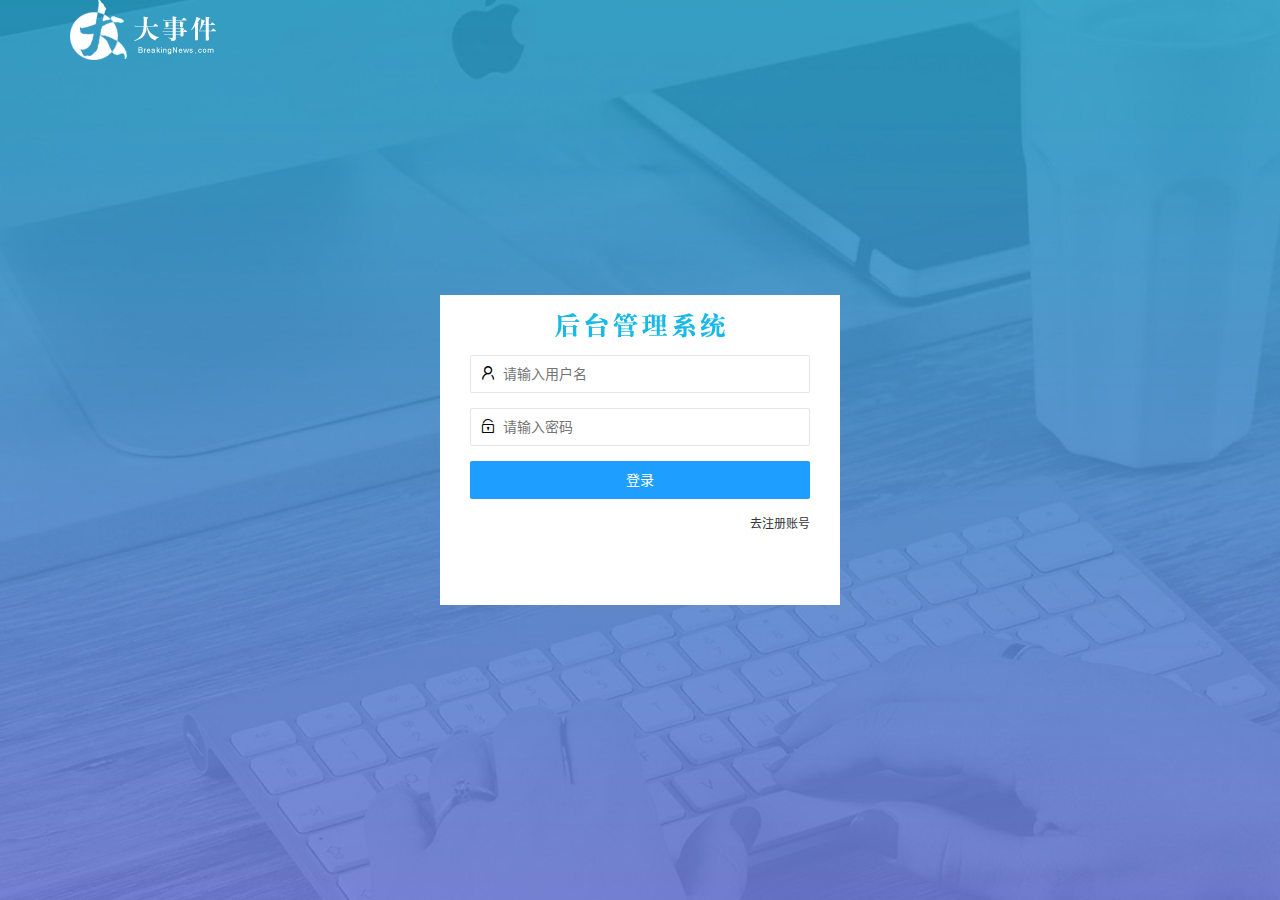
<file: login.html>
<!DOCTYPE html>
<html lang="zh-CN">

<head>
    <meta charset="UTF-8">
    <meta name="viewport" content="width=device-width, initial-scale=1.0">
    <title>大事件</title>
    <link rel="stylesheet" href="/assets/lib/layui/css/layui.css">
    <link rel="stylesheet" href="/assets/css/login.css">
</head>

<body>
    <!-- 头部logo -->
    <div class="layui-main">
        <img src="/assets/images/logo.png" alt="">
    </div>
    <!-- 登录注册 -->
    <div class="loginAndRegBox">
        <div class="title-box"></div>

        <!-- 登录 -->
        <div class="login-box">
            <form class="layui-form" id="form_login">
                <!-- 用户名 -->
                <div class="layui-form-item">
                    <i class="layui-icon layui-icon-username"></i>
                    <input type="text" name="username" required lay-verify="required" placeholder="请输入用户名" autocomplete="off" class="layui-input">
                </div>

                <!-- 密码 -->
                <div class="layui-form-item">
                    <i class="layui-icon layui-icon-password"></i>
                    <input type="password" name="password" required lay-verify="required|pwd" placeholder="请输入密码" autocomplete="off" class="layui-input">
                </div>

                <!-- 登录按钮 -->
                <div class="layui-form-item">
                    <button class="layui-btn layui-btn-fluid layui-btn layui-btn-normal" lay-submit>登录</button>
                </div>

                <div class="layui-form-item links">
                    <a href="javascript:;" id="link_reg">去注册账号</a>
                </div>
            </form>
        </div>


        <!-- 注册 -->
        <div class="reg-box">
            <form class="layui-form" id="form_reg">
                <!-- 用户名 -->
                <div class="layui-form-item">
                    <i class="layui-icon layui-icon-username"></i>
                    <input type="text" name="username" required lay-verify="required" placeholder="请输入用户名" autocomplete="off" class="layui-input">
                </div>

                <!-- 密码 -->
                <div class="layui-form-item">
                    <i class="layui-icon layui-icon-password"></i>
                    <input type="password" name="password" required lay-verify="required|pwd" placeholder="请输入密码" autocomplete="off" class="layui-input">
                </div>

                <!-- 密码确认 -->
                <div class="layui-form-item">
                    <i class="layui-icon layui-icon-password"></i>
                    <input type="password" name="repassword" required lay-verify="required|repwd" placeholder="请再次确认密码" autocomplete="off" class="layui-input">
                </div>

                <!-- 注册按钮 -->
                <div class="layui-form-item">
                    <button class="layui-btn layui-btn-fluid layui-btn layui-btn-normal" lay-submit>注册</button>
                </div>

                <div class="layui-form-item links">
                    <a href="javascript:;" id="link_login">去登录</a>
                </div>
            </form>
        </div>
    </div>


    <script src="/assets/lib/layui/layui.all.js"></script>
    <script src="/assets/lib/jquery.js"></script>
    <script src="/assets/js/baseAPI.js"></script>
    <script src="/assets/js/login.js"></script>
</body>

</html>
</file>
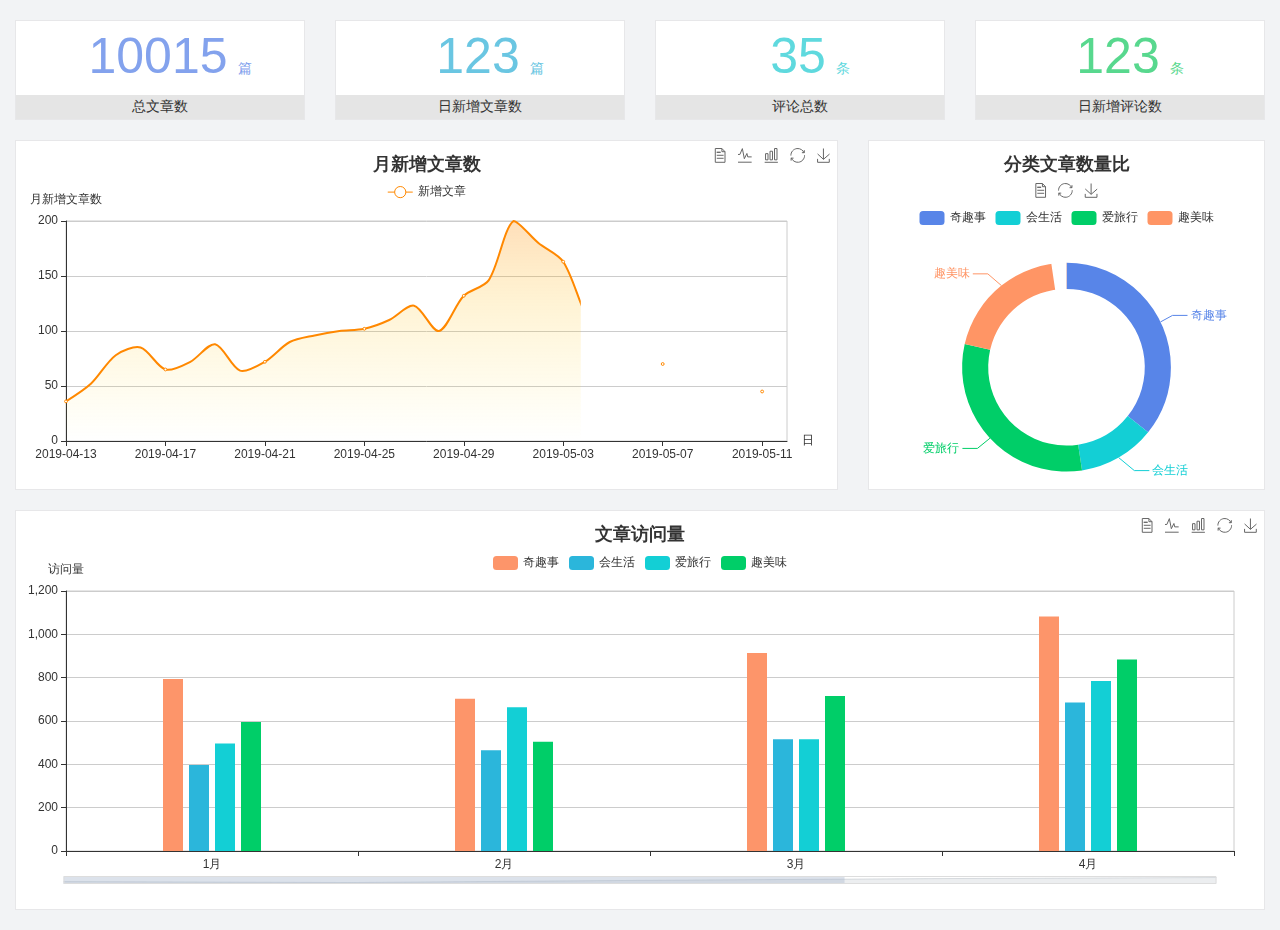
<file: home/dashboard.html>
<!DOCTYPE html>
<html lang="en">

<head>
  <meta charset="UTF-8">
  <meta name="viewport" content="width=device-width, initial-scale=1.0">
  <meta http-equiv="X-UA-Compatible" content="ie=edge">
  <title>图表统计</title>
  <link rel="stylesheet" href="../../assets/lib/bootstrap.css" />
  <link rel="stylesheet" href="../../assets/lib/main.css" />
  <script src="../../assets/lib/jquery.js"></script>
  <script type="text/javascript" src="../../assets/lib/echarts.min.js"></script>
</head>

<body>
  <div class="container-fluid">
    <div class="row spannel_list">
      <div class="col-sm-3 col-xs-6">
        <div class="spannel">
          <em>10015</em><span>篇</span>
          <b>总文章数</b>
        </div>
      </div>
      <div class="col-sm-3 col-xs-6">
        <div class="spannel scolor01">
          <em>123</em><span>篇</span>
          <b>日新增文章数</b>
        </div>
      </div>
      <div class="col-sm-3 col-xs-6">
        <div class="spannel scolor02">
          <em>35</em><span>条</span>
          <b>评论总数</b>
        </div>
      </div>
      <div class="col-sm-3 col-xs-6">
        <div class="spannel scolor03">
          <em>123</em><span>条</span>
          <b>日新增评论数</b>
        </div>
      </div>
    </div>
  </div>

  <div class="container-fluid">
    <div class="row curve-pie">
      <div class="col-lg-8 col-md-8">
        <div class="gragh_pannel" id="curve_show"></div>
      </div>
      <div class="col-lg-4 col-md-4">
        <div class="gragh_pannel" id="pie_show"></div>
      </div>
    </div>
  </div>

  <div class="container-fluid">
    <div class="column_pannel" id="column_show"></div>
  </div>

  <script>
    var oChart = echarts.init(document.getElementById('curve_show'));
    var aList_all = [
      { 'count': 36, 'date': '2019-04-13' },
      { 'count': 52, 'date': '2019-04-14' },
      { 'count': 78, 'date': '2019-04-15' },
      { 'count': 85, 'date': '2019-04-16' },
      { 'count': 65, 'date': '2019-04-17' },
      { 'count': 72, 'date': '2019-04-18' },
      { 'count': 88, 'date': '2019-04-19' },
      { 'count': 64, 'date': '2019-04-20' },
      { 'count': 72, 'date': '2019-04-21' },
      { 'count': 90, 'date': '2019-04-22' },
      { 'count': 96, 'date': '2019-04-23' },
      { 'count': 100, 'date': '2019-04-24' },
      { 'count': 102, 'date': '2019-04-25' },
      { 'count': 110, 'date': '2019-04-26' },
      { 'count': 123, 'date': '2019-04-27' },
      { 'count': 100, 'date': '2019-04-28' },
      { 'count': 132, 'date': '2019-04-29' },
      { 'count': 146, 'date': '2019-04-30' },
      { 'count': 200, 'date': '2019-05-01' },
      { 'count': 180, 'date': '2019-05-02' },
      { 'count': 163, 'date': '2019-05-03' },
      { 'count': 110, 'date': '2019-05-04' },
      { 'count': 80, 'date': '2019-05-05' },
      { 'count': 82, 'date': '2019-05-06' },
      { 'count': 70, 'date': '2019-05-07' },
      { 'count': 65, 'date': '2019-05-08' },
      { 'count': 54, 'date': '2019-05-09' },
      { 'count': 40, 'date': '2019-05-10' },
      { 'count': 45, 'date': '2019-05-11' },
      { 'count': 38, 'date': '2019-05-12' },
    ];

    let aCount = [];
    let aDate = [];

    for (var i = 0; i < aList_all.length; i++) {
      aCount.push(aList_all[i].count);
      aDate.push(aList_all[i].date);
    }

    var chartopt = {
      title: {
        text: '月新增文章数',
        left: 'center',
        top: '10'
      },
      tooltip: {
        trigger: 'axis'
      },
      legend: {
        data: ['新增文章'],
        top: '40'
      },
      toolbox: {
        show: true,
        feature: {
          mark: { show: true },
          dataView: { show: true, readOnly: false },
          magicType: { show: true, type: ['line', 'bar'] },
          restore: { show: true },
          saveAsImage: { show: true }
        }
      },
      calculable: true,
      xAxis: [
        {
          name: '日',
          type: 'category',
          boundaryGap: false,
          data: aDate
        }
      ],
      yAxis: [
        {
          name: '月新增文章数',
          type: 'value'
        }
      ],
      series: [
        {
          name: '新增文章',
          type: 'line',
          smooth: true,
          itemStyle: { normal: { areaStyle: { type: 'default' }, color: '#f80' }, lineStyle: { color: '#f80' } },
          data: aCount
        }],
      areaStyle: {
        normal: {
          color: new echarts.graphic.LinearGradient(0, 0, 0, 1, [{
            offset: 0,
            color: 'rgba(255,136,0,0.39)'
          }, {
            offset: .34,
            color: 'rgba(255,180,0,0.25)'
          }, {
            offset: 1,
            color: 'rgba(255,222,0,0.00)'
          }])

        }
      },
      grid: {
        show: true,
        x: 50,
        x2: 50,
        y: 80,
        height: 220
      }
    };

    oChart.setOption(chartopt);


    var oPie = echarts.init(document.getElementById('pie_show'));
    var oPieopt =
    {
      title: {
        top: 10,
        text: '分类文章数量比',
        x: 'center'
      },
      tooltip: {
        trigger: 'item',
        formatter: "{a} <br/>{b} : {c} ({d}%)"
      },
      color: ['#5885e8', '#13cfd5', '#00ce68', '#ff9565'],
      legend: {
        x: 'center',
        top: 65,
        data: ['奇趣事', '会生活', '爱旅行', '趣美味']
      },
      toolbox: {
        show: true,
        x: 'center',
        top: 35,
        feature: {
          mark: { show: true },
          dataView: { show: true, readOnly: false },
          magicType: {
            show: true,
            type: ['pie', 'funnel'],
            option: {
              funnel: {
                x: '25%',
                width: '50%',
                funnelAlign: 'left',
                max: 1548
              }
            }
          },
          restore: { show: true },
          saveAsImage: { show: true }
        }
      },
      calculable: true,
      series: [
        {
          name: '访问来源',
          type: 'pie',
          radius: ['45%', '60%'],
          center: ['50%', '65%'],
          data: [
            { value: 300, name: '奇趣事' },
            { value: 100, name: '会生活' },
            { value: 260, name: '爱旅行' },
            { value: 180, name: '趣美味' }
          ]
        }
      ]
    };
    oPie.setOption(oPieopt);



    var oColumn = this.echarts.init(document.getElementById('column_show'));
    var oColumnopt =
    {
      title: {
        text: '文章访问量',
        left: 'center',
        top: '10'
      },
      tooltip: {
        trigger: 'axis'
      },
      legend: {
        data: ['奇趣事', '会生活', '爱旅行', '趣美味'],
        top: '40'
      },
      toolbox: {
        show: true,
        feature: {
          mark: { show: true },
          dataView: { show: true, readOnly: false },
          magicType: { show: true, type: ['line', 'bar'] },
          restore: { show: true },
          saveAsImage: { show: true }
        }
      },
      calculable: true,
      xAxis: [
        {
          type: 'category',
          data: ['1月', '2月', '3月', '4月', '5月']
        }
      ],
      yAxis: [
        {
          name: '访问量',
          type: 'value'
        }
      ],
      series: [
        {
          name: '奇趣事',
          type: 'bar',
          barWidth: 20,
          itemStyle: {
            normal: { areaStyle: { type: 'default' }, color: '#fd956a' }
          },
          data: [800, 708, 920, 1090, 1200]
        },
        {
          name: '会生活',
          type: 'bar',
          barWidth: 20,
          itemStyle: {
            normal: { areaStyle: { type: 'default' }, color: '#2bb6db' }
          },
          data: [400, 468, 520, 690, 800]
        },
        {
          name: '爱旅行',
          type: 'bar',
          barWidth: 20,
          itemStyle: {
            normal: { areaStyle: { type: 'default' }, color: '#13cfd5' }
          },
          data: [500, 668, 520, 790, 900]
        },
        {
          name: '趣美味',
          type: 'bar',
          barWidth: 20,
          itemStyle: {
            normal: { areaStyle: { type: 'default' }, color: '#00ce68' }
          },
          data: [600, 508, 720, 890, 1000]
        }
      ],
      grid: {
        show: true,
        x: 50,
        x2: 30,
        y: 80,
        height: 260
      },
      dataZoom: [//给x轴设置滚动条
        {
          start: 0,//默认为0
          end: 100 - 1000 / 31,//默认为100
          type: 'slider',
          show: true,
          xAxisIndex: [0],
          handleSize: 0,//滑动条的 左右2个滑动条的大小
          height: 8,//组件高度
          left: 45, //左边的距离
          right: 50,//右边的距离
          bottom: 26,//右边的距离
          handleColor: '#ddd',//h滑动图标的颜色
          handleStyle: {
            borderColor: "#cacaca",
            borderWidth: "1",
            shadowBlur: 2,
            background: "#ddd",
            shadowColor: "#ddd",
          }
        }]
    };
    oColumn.setOption(oColumnopt);
  </script>
</body>

</html>
</file>
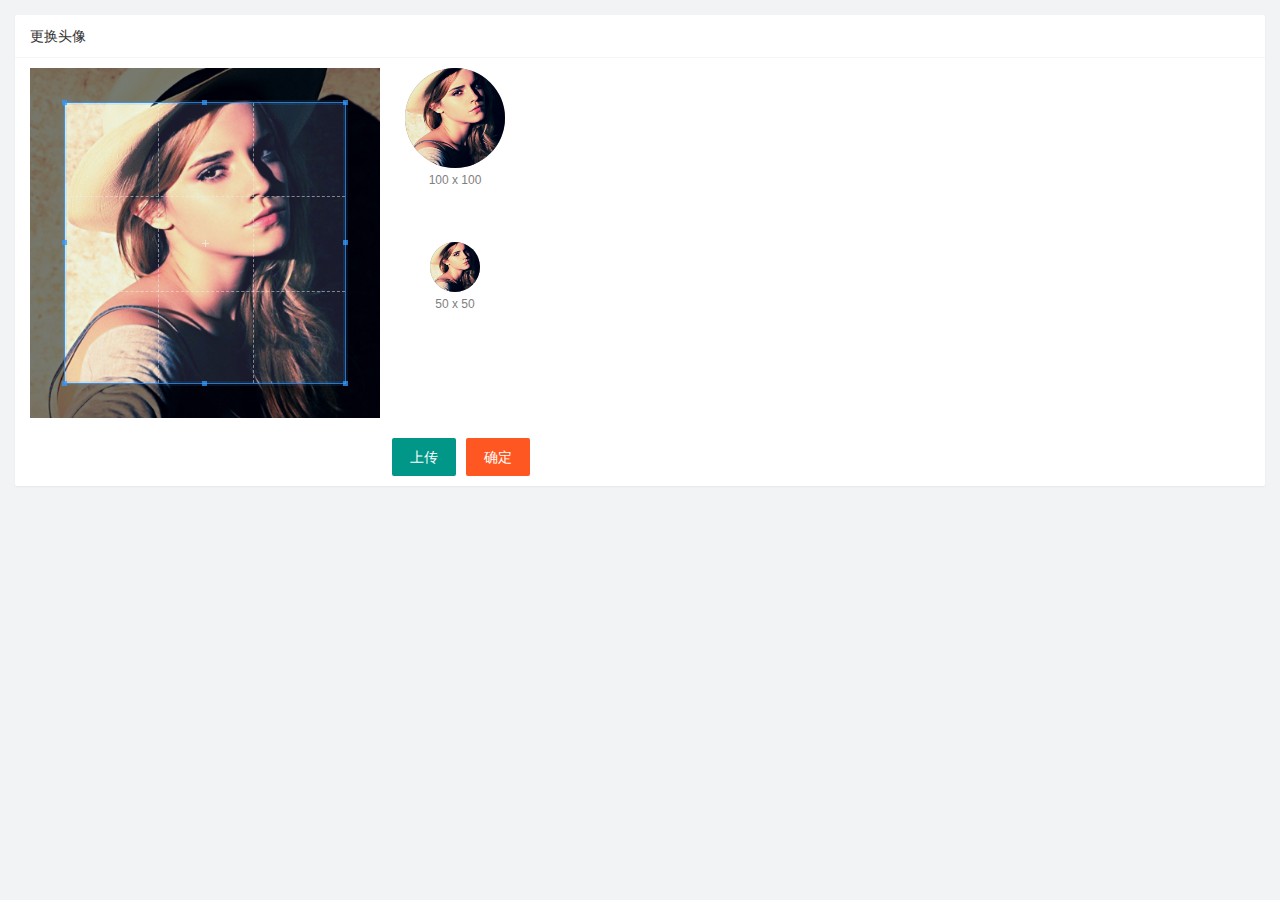
<file: user/user_avatar.html>
<!DOCTYPE html>
<html lang="en">
  <head>
    <meta charset="UTF-8" />
    <meta name="viewport" content="width=device-width, initial-scale=1.0" />
    <title>Document</title>
    <link rel="stylesheet" href="/assets/lib/layui/css/layui.css" />
    <link rel="stylesheet" href="/assets/lib/cropper/cropper.css" />
    <link rel="stylesheet" href="/assets/css/user/user_avatar.css" />
  </head>
  <body>
    <!-- 卡片区域 -->
    <div class="layui-card">
      <div class="layui-card-header">更换头像</div>
      <div class="layui-card-body">
        <!-- 第一行的图片裁剪和预览区域 -->
        <div class="row1">
          <!-- 图片裁剪区域 -->
          <div class="cropper-box">
            <!-- 这个 img 标签很重要，将来会把它初始化为裁剪区域 -->
            <img id="image" src="/assets/images/sample.jpg" />
          </div>
          <!-- 图片的预览区域 -->
          <div class="preview-box">
            <div>
              <!-- 宽高为 100px 的预览区域 -->
              <div class="img-preview w100"></div>
              <p class="size">100 x 100</p>
            </div>
            <div>
              <!-- 宽高为 50px 的预览区域 -->
              <div class="img-preview w50"></div>
              <p class="size">50 x 50</p>
            </div>
          </div>
        </div>

        <!-- 第二行的按钮区域 -->
        <div class="row2">
          <!-- 通过 accept 属性，可以指定，允许用户选择什么类型的文件 -->
          <input type="file" id="file" accept="image/png,image/jpeg" />
          <button type="button" class="layui-btn" id="btnChooseImage">上传</button>
          <button type="button" class="layui-btn layui-btn-danger" id="btnUpload">确定</button>
        </div>
      </div>
    </div>

    <script src="/assets/lib/layui/layui.all.js"></script>
    <script src="/assets/lib/jquery.js"></script>
    <script src="/assets/lib/cropper/Cropper.js"></script>
    <script src="/assets/lib/cropper/jquery-cropper.js"></script>
    <script src="/assets/js/baseAPI.js"></script>
    <script src="/assets/js/user/user_avatar.js"></script>
  </body>
</html>
</file>
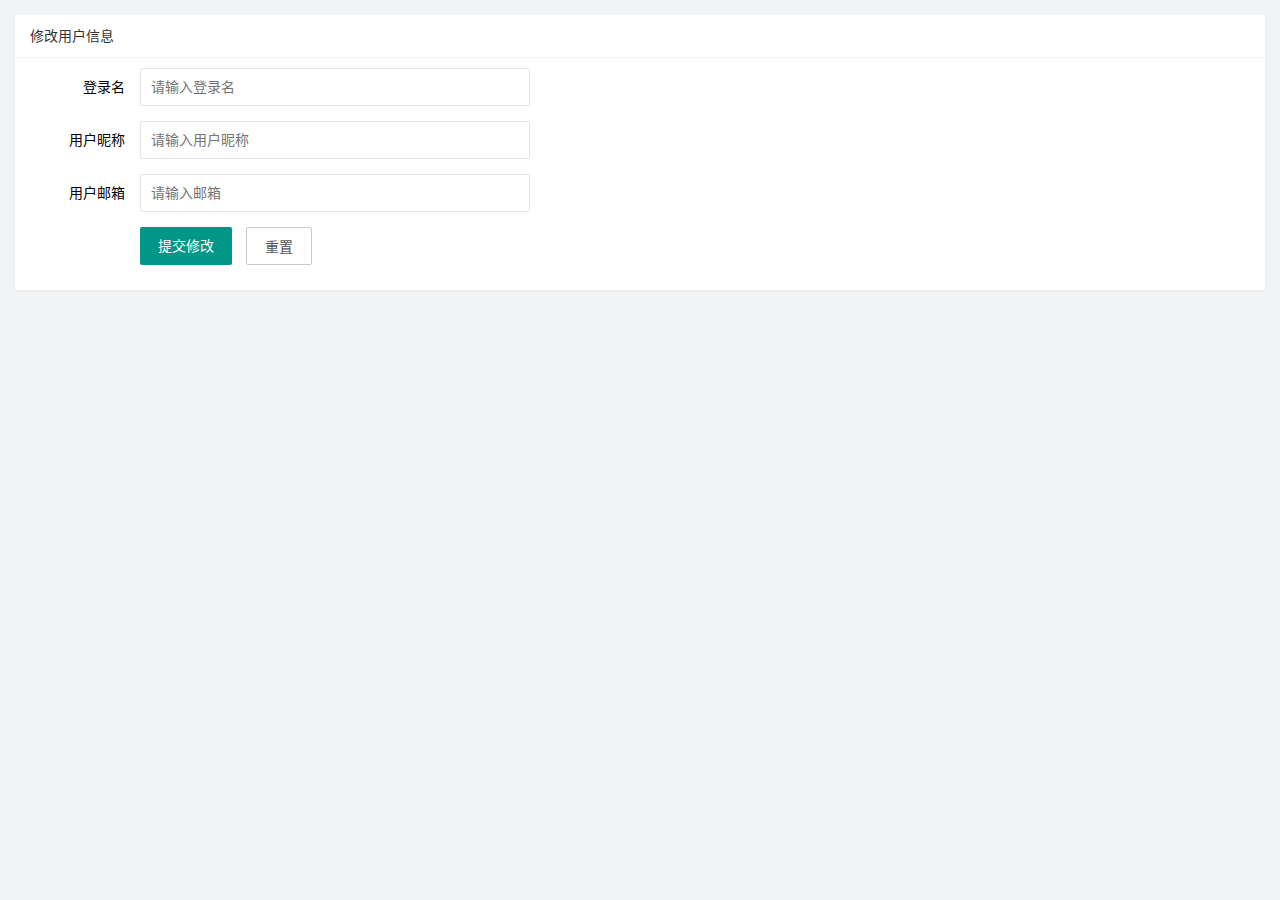
<file: user/user_info.html>
<!DOCTYPE html>
<html lang="zh-CN">

<head>
    <meta charset="UTF-8">
    <meta name="viewport" content="width=device-width, initial-scale=1.0">
    <title>Document</title>
    <link rel="stylesheet" href="/assets/lib/layui/css/layui.css">
    <link rel="stylesheet" href="/assets/css/user/user_info.css">
</head>

<body>
    <div class="layui-card">
        <div class="layui-card-header">修改用户信息</div>
        <div class="layui-card-body">
            <!-- 表单 -->
            <form class="layui-form" lay-filter="formUserInfo">
                <!-- 隐藏域 -->
                <input type="hidden" name="id">
                <div class="layui-form-item">
                    <label class="layui-form-label">登录名</label>
                    <div class="layui-input-block">
                        <input type="text" name="username" required lay-verify="required" placeholder="请输入登录名" autocomplete="off" class="layui-input" readonly>
                    </div>
                </div>

                <div class="layui-form-item">
                    <label class="layui-form-label">用户昵称</label>
                    <div class="layui-input-block">
                        <input type="text" name="nickname" required lay-verify="required|nickname" placeholder="请输入用户昵称" autocomplete="off" class="layui-input">
                    </div>
                </div>

                <div class="layui-form-item">
                    <label class="layui-form-label">用户邮箱</label>
                    <div class="layui-input-block">
                        <input type="text" name="email" required lay-verify="required|email" placeholder="请输入邮箱" autocomplete="off" class="layui-input">
                    </div>
                </div>

                <div class="layui-form-item">
                    <div class="layui-input-block">
                        <button class="layui-btn" lay-submit lay-filter="formDemo">提交修改</button>
                        <button type="reset" class="layui-btn layui-btn-primary" id="btnReset">重置</button>
                    </div>
                </div>
            </form>
        </div>
    </div>

    <script src="/assets/lib/layui/layui.all.js"></script>
    <script src="/assets/lib/jquery.js"></script>
    <script src="/assets/js/baseAPI.js"></script>
    <script src="/assets/js/user/user_info.js"></script>
</body>

</html>
</file>
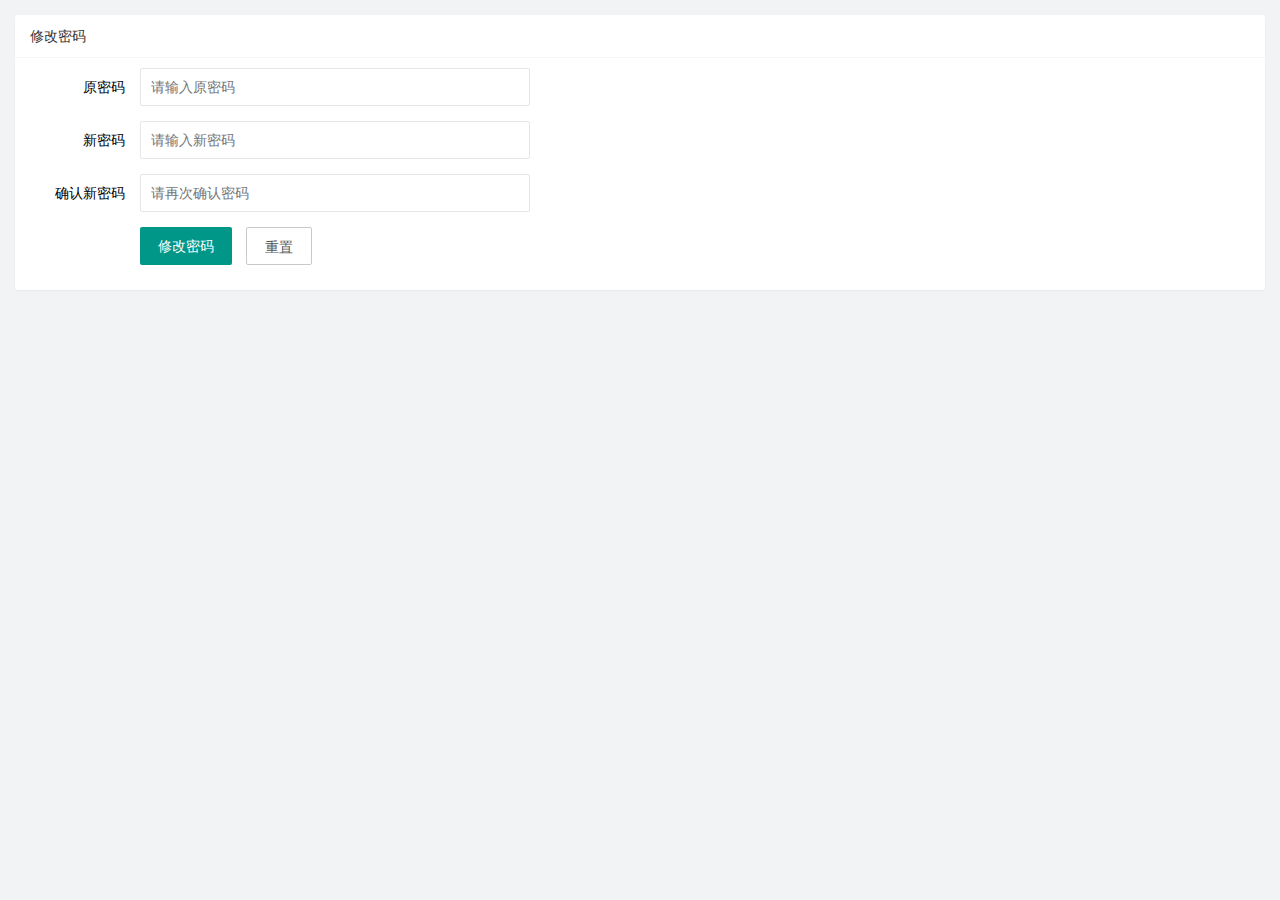
<file: user/user_pwd.html>
<!DOCTYPE html>
<html lang="en">

<head>
    <meta charset="UTF-8" />
    <meta name="viewport" content="width=device-width, initial-scale=1.0" />
    <title>Document</title>
    <link rel="stylesheet" href="/assets/lib/layui/css/layui.css" />
    <link rel="stylesheet" href="/assets/css/user/user_pwd.css" />
</head>

<body>
    <!-- 卡片区域 -->
    <div class="layui-card">
        <div class="layui-card-header">修改密码</div>
        <div class="layui-card-body">
            <form class="layui-form">
                <div class="layui-form-item">
                    <label class="layui-form-label">原密码</label>
                    <div class="layui-input-block">
                        <input type="password" name="oldPwd" required lay-verify="required|pwd" placeholder="请输入原密码" autocomplete="off" class="layui-input" />
                    </div>
                </div>
                <div class="layui-form-item">
                    <label class="layui-form-label">新密码</label>
                    <div class="layui-input-block">
                        <input type="password" name="newPwd" required lay-verify="required|pwd|samePwd" placeholder="请输入新密码" autocomplete="off" class="layui-input" />
                    </div>
                </div>
                <div class="layui-form-item">
                    <label class="layui-form-label">确认新密码</label>
                    <div class="layui-input-block">
                        <input type="password" name="rePwd" required lay-verify="required|pwd|rePwd" placeholder="请再次确认密码" autocomplete="off" class="layui-input" />
                    </div>
                </div>
                <div class="layui-form-item">
                    <div class="layui-input-block">
                        <button class="layui-btn" lay-submit lay-filter="formDemo">修改密码</button>
                        <button type="reset" class="layui-btn layui-btn-primary">重置</button>
                    </div>
                </div>
            </form>
        </div>
    </div>

    <!-- 导入 layui 的 js -->
    <script src="/assets/lib/layui/layui.all.js"></script>
    <!-- 导入 jQuery -->
    <script src="/assets/lib/jquery.js"></script>
    <!-- 导入 baseAPI -->
    <script src="/assets/js/baseAPI.js"></script>
    <!-- 导入自己的 js -->
    <script src="/assets/js/user/user_pwd.js"></script>
</body>

</html>
</file>
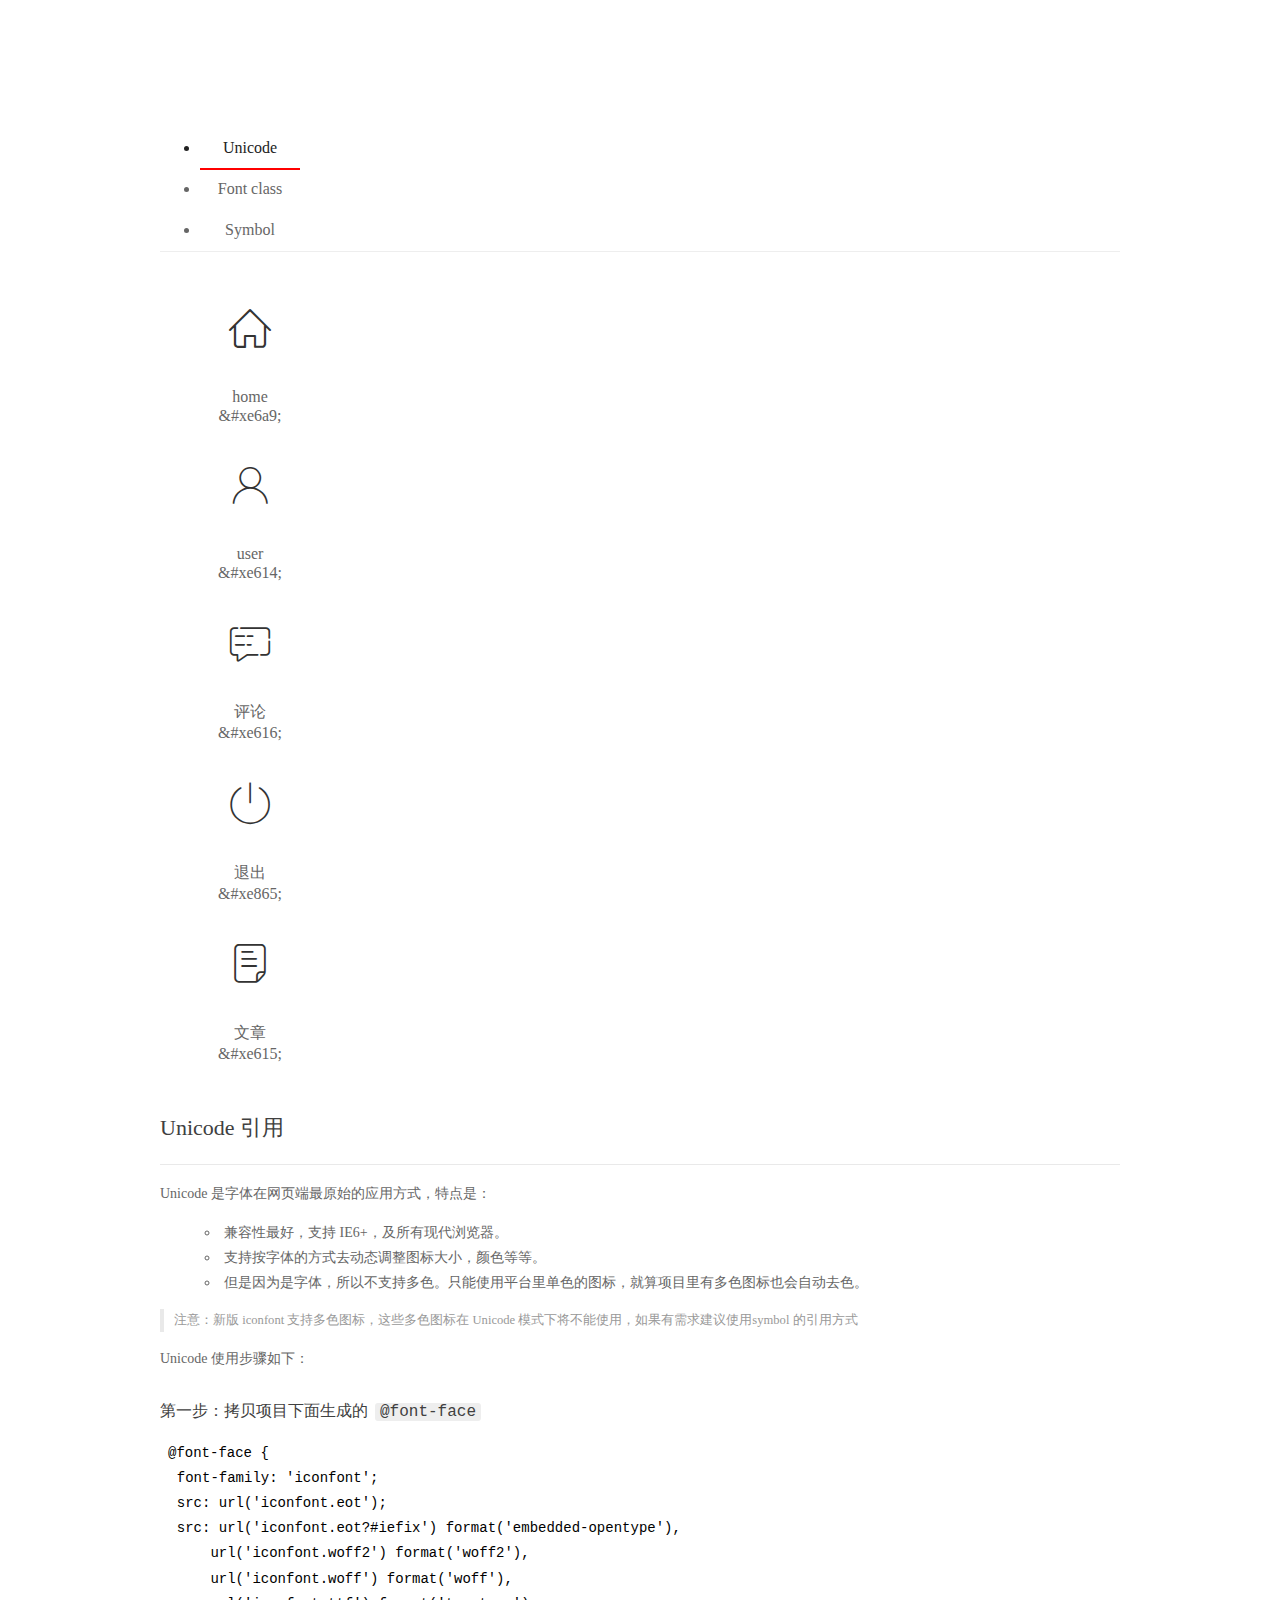
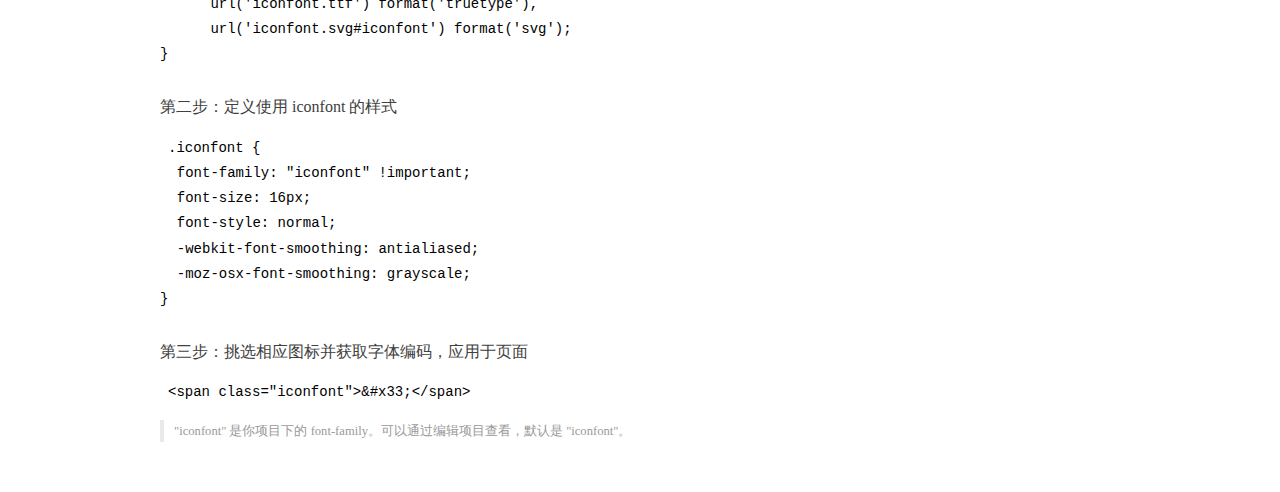
<file: assets/fonts/demo_index.html>
<!DOCTYPE html>
<html>
<head>
  <meta charset="utf-8"/>
  <title>IconFont Demo</title>
  <link rel="shortcut icon" href="https://gtms04.alicdn.com/tps/i4/TB1_oz6GVXXXXaFXpXXJDFnIXXX-64-64.ico" type="image/x-icon"/>
  <link rel="stylesheet" href="https://g.alicdn.com/thx/cube/1.3.2/cube.min.css">
  <link rel="stylesheet" href="demo.css">
  <link rel="stylesheet" href="iconfont.css">
  <script src="iconfont.js"></script>
  <!-- jQuery -->
  <script src="https://a1.alicdn.com/oss/uploads/2018/12/26/7bfddb60-08e8-11e9-9b04-53e73bb6408b.js"></script>
  <!-- 代码高亮 -->
  <script src="https://a1.alicdn.com/oss/uploads/2018/12/26/a3f714d0-08e6-11e9-8a15-ebf944d7534c.js"></script>
</head>
<body>
  <div class="main">
    <h1 class="logo"><a href="https://www.iconfont.cn/" title="iconfont 首页" target="_blank">&#xe86b;</a></h1>
    <div class="nav-tabs">
      <ul id="tabs" class="dib-box">
        <li class="dib active"><span>Unicode</span></li>
        <li class="dib"><span>Font class</span></li>
        <li class="dib"><span>Symbol</span></li>
      </ul>
      
    </div>
    <div class="tab-container">
      <div class="content unicode" style="display: block;">
          <ul class="icon_lists dib-box">
          
            <li class="dib">
              <span class="icon iconfont">&#xe6a9;</span>
                <div class="name">home</div>
                <div class="code-name">&amp;#xe6a9;</div>
              </li>
          
            <li class="dib">
              <span class="icon iconfont">&#xe614;</span>
                <div class="name">user</div>
                <div class="code-name">&amp;#xe614;</div>
              </li>
          
            <li class="dib">
              <span class="icon iconfont">&#xe616;</span>
                <div class="name">评论</div>
                <div class="code-name">&amp;#xe616;</div>
              </li>
          
            <li class="dib">
              <span class="icon iconfont">&#xe865;</span>
                <div class="name">退出</div>
                <div class="code-name">&amp;#xe865;</div>
              </li>
          
            <li class="dib">
              <span class="icon iconfont">&#xe615;</span>
                <div class="name">文章</div>
                <div class="code-name">&amp;#xe615;</div>
              </li>
          
          </ul>
          <div class="article markdown">
          <h2 id="unicode-">Unicode 引用</h2>
          <hr>

          <p>Unicode 是字体在网页端最原始的应用方式，特点是：</p>
          <ul>
            <li>兼容性最好，支持 IE6+，及所有现代浏览器。</li>
            <li>支持按字体的方式去动态调整图标大小，颜色等等。</li>
            <li>但是因为是字体，所以不支持多色。只能使用平台里单色的图标，就算项目里有多色图标也会自动去色。</li>
          </ul>
          <blockquote>
            <p>注意：新版 iconfont 支持多色图标，这些多色图标在 Unicode 模式下将不能使用，如果有需求建议使用symbol 的引用方式</p>
          </blockquote>
          <p>Unicode 使用步骤如下：</p>
          <h3 id="-font-face">第一步：拷贝项目下面生成的 <code>@font-face</code></h3>
<pre><code class="language-css"
>@font-face {
  font-family: 'iconfont';
  src: url('iconfont.eot');
  src: url('iconfont.eot?#iefix') format('embedded-opentype'),
      url('iconfont.woff2') format('woff2'),
      url('iconfont.woff') format('woff'),
      url('iconfont.ttf') format('truetype'),
      url('iconfont.svg#iconfont') format('svg');
}
</code></pre>
          <h3 id="-iconfont-">第二步：定义使用 iconfont 的样式</h3>
<pre><code class="language-css"
>.iconfont {
  font-family: "iconfont" !important;
  font-size: 16px;
  font-style: normal;
  -webkit-font-smoothing: antialiased;
  -moz-osx-font-smoothing: grayscale;
}
</code></pre>
          <h3 id="-">第三步：挑选相应图标并获取字体编码，应用于页面</h3>
<pre>
<code class="language-html"
>&lt;span class="iconfont"&gt;&amp;#x33;&lt;/span&gt;
</code></pre>
          <blockquote>
            <p>"iconfont" 是你项目下的 font-family。可以通过编辑项目查看，默认是 "iconfont"。</p>
          </blockquote>
          </div>
      </div>
      <div class="content font-class">
        <ul class="icon_lists dib-box">
          
          <li class="dib">
            <span class="icon iconfont icon-home"></span>
            <div class="name">
              home
            </div>
            <div class="code-name">.icon-home
            </div>
          </li>
          
          <li class="dib">
            <span class="icon iconfont icon-user"></span>
            <div class="name">
              user
            </div>
            <div class="code-name">.icon-user
            </div>
          </li>
          
          <li class="dib">
            <span class="icon iconfont icon-pinglun"></span>
            <div class="name">
              评论
            </div>
            <div class="code-name">.icon-pinglun
            </div>
          </li>
          
          <li class="dib">
            <span class="icon iconfont icon-tuichu"></span>
            <div class="name">
              退出
            </div>
            <div class="code-name">.icon-tuichu
            </div>
          </li>
          
          <li class="dib">
            <span class="icon iconfont icon-16"></span>
            <div class="name">
              文章
            </div>
            <div class="code-name">.icon-16
            </div>
          </li>
          
        </ul>
        <div class="article markdown">
        <h2 id="font-class-">font-class 引用</h2>
        <hr>

        <p>font-class 是 Unicode 使用方式的一种变种，主要是解决 Unicode 书写不直观，语意不明确的问题。</p>
        <p>与 Unicode 使用方式相比，具有如下特点：</p>
        <ul>
          <li>兼容性良好，支持 IE8+，及所有现代浏览器。</li>
          <li>相比于 Unicode 语意明确，书写更直观。可以很容易分辨这个 icon 是什么。</li>
          <li>因为使用 class 来定义图标，所以当要替换图标时，只需要修改 class 里面的 Unicode 引用。</li>
          <li>不过因为本质上还是使用的字体，所以多色图标还是不支持的。</li>
        </ul>
        <p>使用步骤如下：</p>
        <h3 id="-fontclass-">第一步：引入项目下面生成的 fontclass 代码：</h3>
<pre><code class="language-html">&lt;link rel="stylesheet" href="./iconfont.css"&gt;
</code></pre>
        <h3 id="-">第二步：挑选相应图标并获取类名，应用于页面：</h3>
<pre><code class="language-html">&lt;span class="iconfont icon-xxx"&gt;&lt;/span&gt;
</code></pre>
        <blockquote>
          <p>"
            iconfont" 是你项目下的 font-family。可以通过编辑项目查看，默认是 "iconfont"。</p>
        </blockquote>
      </div>
      </div>
      <div class="content symbol">
          <ul class="icon_lists dib-box">
          
            <li class="dib">
                <svg class="icon svg-icon" aria-hidden="true">
                  <use xlink:href="#icon-home"></use>
                </svg>
                <div class="name">home</div>
                <div class="code-name">#icon-home</div>
            </li>
          
            <li class="dib">
                <svg class="icon svg-icon" aria-hidden="true">
                  <use xlink:href="#icon-user"></use>
                </svg>
                <div class="name">user</div>
                <div class="code-name">#icon-user</div>
            </li>
          
            <li class="dib">
                <svg class="icon svg-icon" aria-hidden="true">
                  <use xlink:href="#icon-pinglun"></use>
                </svg>
                <div class="name">评论</div>
                <div class="code-name">#icon-pinglun</div>
            </li>
          
            <li class="dib">
                <svg class="icon svg-icon" aria-hidden="true">
                  <use xlink:href="#icon-tuichu"></use>
                </svg>
                <div class="name">退出</div>
                <div class="code-name">#icon-tuichu</div>
            </li>
          
            <li class="dib">
                <svg class="icon svg-icon" aria-hidden="true">
                  <use xlink:href="#icon-16"></use>
                </svg>
                <div class="name">文章</div>
                <div class="code-name">#icon-16</div>
            </li>
          
          </ul>
          <div class="article markdown">
          <h2 id="symbol-">Symbol 引用</h2>
          <hr>

          <p>这是一种全新的使用方式，应该说这才是未来的主流，也是平台目前推荐的用法。相关介绍可以参考这篇<a href="">文章</a>
            这种用法其实是做了一个 SVG 的集合，与另外两种相比具有如下特点：</p>
          <ul>
            <li>支持多色图标了，不再受单色限制。</li>
            <li>通过一些技巧，支持像字体那样，通过 <code>font-size</code>, <code>color</code> 来调整样式。</li>
            <li>兼容性较差，支持 IE9+，及现代浏览器。</li>
            <li>浏览器渲染 SVG 的性能一般，还不如 png。</li>
          </ul>
          <p>使用步骤如下：</p>
          <h3 id="-symbol-">第一步：引入项目下面生成的 symbol 代码：</h3>
<pre><code class="language-html">&lt;script src="./iconfont.js"&gt;&lt;/script&gt;
</code></pre>
          <h3 id="-css-">第二步：加入通用 CSS 代码（引入一次就行）：</h3>
<pre><code class="language-html">&lt;style&gt;
.icon {
  width: 1em;
  height: 1em;
  vertical-align: -0.15em;
  fill: currentColor;
  overflow: hidden;
}
&lt;/style&gt;
</code></pre>
          <h3 id="-">第三步：挑选相应图标并获取类名，应用于页面：</h3>
<pre><code class="language-html">&lt;svg class="icon" aria-hidden="true"&gt;
  &lt;use xlink:href="#icon-xxx"&gt;&lt;/use&gt;
&lt;/svg&gt;
</code></pre>
          </div>
      </div>

    </div>
  </div>
  <script>
  $(document).ready(function () {
      $('.tab-container .content:first').show()

      $('#tabs li').click(function (e) {
        var tabContent = $('.tab-container .content')
        var index = $(this).index()

        if ($(this).hasClass('active')) {
          return
        } else {
          $('#tabs li').removeClass('active')
          $(this).addClass('active')

          tabContent.hide().eq(index).fadeIn()
        }
      })
    })
  </script>
</body>
</html>
</file>
<file: assets/lib/layui/css/layui.css>
/** layui-v2.5.5 MIT License By https://www.layui.com */
 .layui-inline,img{display:inline-block;vertical-align:middle}h1,h2,h3,h4,h5,h6{font-weight:400}.layui-edge,.layui-header,.layui-inline,.layui-main{position:relative}.layui-body,.layui-edge,.layui-elip{overflow:hidden}.layui-btn,.layui-edge,.layui-inline,img{vertical-align:middle}.layui-btn,.layui-disabled,.layui-icon,.layui-unselect{-moz-user-select:none;-webkit-user-select:none;-ms-user-select:none}.layui-elip,.layui-form-checkbox span,.layui-form-pane .layui-form-label{text-overflow:ellipsis;white-space:nowrap}.layui-breadcrumb,.layui-tree-btnGroup{visibility:hidden}blockquote,body,button,dd,div,dl,dt,form,h1,h2,h3,h4,h5,h6,input,li,ol,p,pre,td,textarea,th,ul{margin:0;padding:0;-webkit-tap-highlight-color:rgba(0,0,0,0)}a:active,a:hover{outline:0}img{border:none}li{list-style:none}table{border-collapse:collapse;border-spacing:0}h4,h5,h6{font-size:100%}button,input,optgroup,option,select,textarea{font-family:inherit;font-size:inherit;font-style:inherit;font-weight:inherit;outline:0}pre{white-space:pre-wrap;white-space:-moz-pre-wrap;white-space:-pre-wrap;white-space:-o-pre-wrap;word-wrap:break-word}body{line-height:24px;font:14px Helvetica Neue,Helvetica,PingFang SC,Tahoma,Arial,sans-serif}hr{height:1px;margin:10px 0;border:0;clear:both}a{color:#333;text-decoration:none}a:hover{color:#777}a cite{font-style:normal;*cursor:pointer}.layui-border-box,.layui-border-box *{box-sizing:border-box}.layui-box,.layui-box *{box-sizing:content-box}.layui-clear{clear:both;*zoom:1}.layui-clear:after{content:'\20';clear:both;*zoom:1;display:block;height:0}.layui-inline{*display:inline;*zoom:1}.layui-edge{display:inline-block;width:0;height:0;border-width:6px;border-style:dashed;border-color:transparent}.layui-edge-top{top:-4px;border-bottom-color:#999;border-bottom-style:solid}.layui-edge-right{border-left-color:#999;border-left-style:solid}.layui-edge-bottom{top:2px;border-top-color:#999;border-top-style:solid}.layui-edge-left{border-right-color:#999;border-right-style:solid}.layui-disabled,.layui-disabled:hover{color:#d2d2d2!important;cursor:not-allowed!important}.layui-circle{border-radius:100%}.layui-show{display:block!important}.layui-hide{display:none!important}@font-face{font-family:layui-icon;src:url(../font/iconfont.eot?v=250);src:url(../font/iconfont.eot?v=250#iefix) format('embedded-opentype'),url(../font/iconfont.woff2?v=250) format('woff2'),url(../font/iconfont.woff?v=250) format('woff'),url(../font/iconfont.ttf?v=250) format('truetype'),url(../font/iconfont.svg?v=250#layui-icon) format('svg')}.layui-icon{font-family:layui-icon!important;font-size:16px;font-style:normal;-webkit-font-smoothing:antialiased;-moz-osx-font-smoothing:grayscale}.layui-icon-reply-fill:before{content:"\e611"}.layui-icon-set-fill:before{content:"\e614"}.layui-icon-menu-fill:before{content:"\e60f"}.layui-icon-search:before{content:"\e615"}.layui-icon-share:before{content:"\e641"}.layui-icon-set-sm:before{content:"\e620"}.layui-icon-engine:before{content:"\e628"}.layui-icon-close:before{content:"\1006"}.layui-icon-close-fill:before{content:"\1007"}.layui-icon-chart-screen:before{content:"\e629"}.layui-icon-star:before{content:"\e600"}.layui-icon-circle-dot:before{content:"\e617"}.layui-icon-chat:before{content:"\e606"}.layui-icon-release:before{content:"\e609"}.layui-icon-list:before{content:"\e60a"}.layui-icon-chart:before{content:"\e62c"}.layui-icon-ok-circle:before{content:"\1005"}.layui-icon-layim-theme:before{content:"\e61b"}.layui-icon-table:before{content:"\e62d"}.layui-icon-right:before{content:"\e602"}.layui-icon-left:before{content:"\e603"}.layui-icon-cart-simple:before{content:"\e698"}.layui-icon-face-cry:before{content:"\e69c"}.layui-icon-face-smile:before{content:"\e6af"}.layui-icon-survey:before{content:"\e6b2"}.layui-icon-tree:before{content:"\e62e"}.layui-icon-upload-circle:before{content:"\e62f"}.layui-icon-add-circle:before{content:"\e61f"}.layui-icon-download-circle:before{content:"\e601"}.layui-icon-templeate-1:before{content:"\e630"}.layui-icon-util:before{content:"\e631"}.layui-icon-face-surprised:before{content:"\e664"}.layui-icon-edit:before{content:"\e642"}.layui-icon-speaker:before{content:"\e645"}.layui-icon-down:before{content:"\e61a"}.layui-icon-file:before{content:"\e621"}.layui-icon-layouts:before{content:"\e632"}.layui-icon-rate-half:before{content:"\e6c9"}.layui-icon-add-circle-fine:before{content:"\e608"}.layui-icon-prev-circle:before{content:"\e633"}.layui-icon-read:before{content:"\e705"}.layui-icon-404:before{content:"\e61c"}.layui-icon-carousel:before{content:"\e634"}.layui-icon-help:before{content:"\e607"}.layui-icon-code-circle:before{content:"\e635"}.layui-icon-water:before{content:"\e636"}.layui-icon-username:before{content:"\e66f"}.layui-icon-find-fill:before{content:"\e670"}.layui-icon-about:before{content:"\e60b"}.layui-icon-location:before{content:"\e715"}.layui-icon-up:before{content:"\e619"}.layui-icon-pause:before{content:"\e651"}.layui-icon-date:before{content:"\e637"}.layui-icon-layim-uploadfile:before{content:"\e61d"}.layui-icon-delete:before{content:"\e640"}.layui-icon-play:before{content:"\e652"}.layui-icon-top:before{content:"\e604"}.layui-icon-friends:before{content:"\e612"}.layui-icon-refresh-3:before{content:"\e9aa"}.layui-icon-ok:before{content:"\e605"}.layui-icon-layer:before{content:"\e638"}.layui-icon-face-smile-fine:before{content:"\e60c"}.layui-icon-dollar:before{content:"\e659"}.layui-icon-group:before{content:"\e613"}.layui-icon-layim-download:before{content:"\e61e"}.layui-icon-picture-fine:before{content:"\e60d"}.layui-icon-link:before{content:"\e64c"}.layui-icon-diamond:before{content:"\e735"}.layui-icon-log:before{content:"\e60e"}.layui-icon-rate-solid:before{content:"\e67a"}.layui-icon-fonts-del:before{content:"\e64f"}.layui-icon-unlink:before{content:"\e64d"}.layui-icon-fonts-clear:before{content:"\e639"}.layui-icon-triangle-r:before{content:"\e623"}.layui-icon-circle:before{content:"\e63f"}.layui-icon-radio:before{content:"\e643"}.layui-icon-align-center:before{content:"\e647"}.layui-icon-align-right:before{content:"\e648"}.layui-icon-align-left:before{content:"\e649"}.layui-icon-loading-1:before{content:"\e63e"}.layui-icon-return:before{content:"\e65c"}.layui-icon-fonts-strong:before{content:"\e62b"}.layui-icon-upload:before{content:"\e67c"}.layui-icon-dialogue:before{content:"\e63a"}.layui-icon-video:before{content:"\e6ed"}.layui-icon-headset:before{content:"\e6fc"}.layui-icon-cellphone-fine:before{content:"\e63b"}.layui-icon-add-1:before{content:"\e654"}.layui-icon-face-smile-b:before{content:"\e650"}.layui-icon-fonts-html:before{content:"\e64b"}.layui-icon-form:before{content:"\e63c"}.layui-icon-cart:before{content:"\e657"}.layui-icon-camera-fill:before{content:"\e65d"}.layui-icon-tabs:before{content:"\e62a"}.layui-icon-fonts-code:before{content:"\e64e"}.layui-icon-fire:before{content:"\e756"}.layui-icon-set:before{content:"\e716"}.layui-icon-fonts-u:before{content:"\e646"}.layui-icon-triangle-d:before{content:"\e625"}.layui-icon-tips:before{content:"\e702"}.layui-icon-picture:before{content:"\e64a"}.layui-icon-more-vertical:before{content:"\e671"}.layui-icon-flag:before{content:"\e66c"}.layui-icon-loading:before{content:"\e63d"}.layui-icon-fonts-i:before{content:"\e644"}.layui-icon-refresh-1:before{content:"\e666"}.layui-icon-rmb:before{content:"\e65e"}.layui-icon-home:before{content:"\e68e"}.layui-icon-user:before{content:"\e770"}.layui-icon-notice:before{content:"\e667"}.layui-icon-login-weibo:before{content:"\e675"}.layui-icon-voice:before{content:"\e688"}.layui-icon-upload-drag:before{content:"\e681"}.layui-icon-login-qq:before{content:"\e676"}.layui-icon-snowflake:before{content:"\e6b1"}.layui-icon-file-b:before{content:"\e655"}.layui-icon-template:before{content:"\e663"}.layui-icon-auz:before{content:"\e672"}.layui-icon-console:before{content:"\e665"}.layui-icon-app:before{content:"\e653"}.layui-icon-prev:before{content:"\e65a"}.layui-icon-website:before{content:"\e7ae"}.layui-icon-next:before{content:"\e65b"}.layui-icon-component:before{content:"\e857"}.layui-icon-more:before{content:"\e65f"}.layui-icon-login-wechat:before{content:"\e677"}.layui-icon-shrink-right:before{content:"\e668"}.layui-icon-spread-left:before{content:"\e66b"}.layui-icon-camera:before{content:"\e660"}.layui-icon-note:before{content:"\e66e"}.layui-icon-refresh:before{content:"\e669"}.layui-icon-female:before{content:"\e661"}.layui-icon-male:before{content:"\e662"}.layui-icon-password:before{content:"\e673"}.layui-icon-senior:before{content:"\e674"}.layui-icon-theme:before{content:"\e66a"}.layui-icon-tread:before{content:"\e6c5"}.layui-icon-praise:before{content:"\e6c6"}.layui-icon-star-fill:before{content:"\e658"}.layui-icon-rate:before{content:"\e67b"}.layui-icon-template-1:before{content:"\e656"}.layui-icon-vercode:before{content:"\e679"}.layui-icon-cellphone:before{content:"\e678"}.layui-icon-screen-full:before{content:"\e622"}.layui-icon-screen-restore:before{content:"\e758"}.layui-icon-cols:before{content:"\e610"}.layui-icon-export:before{content:"\e67d"}.layui-icon-print:before{content:"\e66d"}.layui-icon-slider:before{content:"\e714"}.layui-icon-addition:before{content:"\e624"}.layui-icon-subtraction:before{content:"\e67e"}.layui-icon-service:before{content:"\e626"}.layui-icon-transfer:before{content:"\e691"}.layui-main{width:1140px;margin:0 auto}.layui-header{z-index:1000;height:60px}.layui-header a:hover{transition:all .5s;-webkit-transition:all .5s}.layui-side{position:fixed;left:0;top:0;bottom:0;z-index:999;width:200px;overflow-x:hidden}.layui-side-scroll{position:relative;width:220px;height:100%;overflow-x:hidden}.layui-body{position:absolute;left:200px;right:0;top:0;bottom:0;z-index:998;width:auto;overflow-y:auto;box-sizing:border-box}.layui-layout-body{overflow:hidden}.layui-layout-admin .layui-header{background-color:#23262E}.layui-layout-admin .layui-side{top:60px;width:200px;overflow-x:hidden}.layui-layout-admin .layui-body{position:fixed;top:60px;bottom:44px}.layui-layout-admin .layui-main{width:auto;margin:0 15px}.layui-layout-admin .layui-footer{position:fixed;left:200px;right:0;bottom:0;height:44px;line-height:44px;padding:0 15px;background-color:#eee}.layui-layout-admin .layui-logo{position:absolute;left:0;top:0;width:200px;height:100%;line-height:60px;text-align:center;color:#009688;font-size:16px}.layui-layout-admin .layui-header .layui-nav{background:0 0}.layui-layout-left{position:absolute!important;left:200px;top:0}.layui-layout-right{position:absolute!important;right:0;top:0}.layui-container{position:relative;margin:0 auto;padding:0 15px;box-sizing:border-box}.layui-fluid{position:relative;margin:0 auto;padding:0 15px}.layui-row:after,.layui-row:before{content:'';display:block;clear:both}.layui-col-lg1,.layui-col-lg10,.layui-col-lg11,.layui-col-lg12,.layui-col-lg2,.layui-col-lg3,.layui-col-lg4,.layui-col-lg5,.layui-col-lg6,.layui-col-lg7,.layui-col-lg8,.layui-col-lg9,.layui-col-md1,.layui-col-md10,.layui-col-md11,.layui-col-md12,.layui-col-md2,.layui-col-md3,.layui-col-md4,.layui-col-md5,.layui-col-md6,.layui-col-md7,.layui-col-md8,.layui-col-md9,.layui-col-sm1,.layui-col-sm10,.layui-col-sm11,.layui-col-sm12,.layui-col-sm2,.layui-col-sm3,.layui-col-sm4,.layui-col-sm5,.layui-col-sm6,.layui-col-sm7,.layui-col-sm8,.layui-col-sm9,.layui-col-xs1,.layui-col-xs10,.layui-col-xs11,.layui-col-xs12,.layui-col-xs2,.layui-col-xs3,.layui-col-xs4,.layui-col-xs5,.layui-col-xs6,.layui-col-xs7,.layui-col-xs8,.layui-col-xs9{position:relative;display:block;box-sizing:border-box}.layui-col-xs1,.layui-col-xs10,.layui-col-xs11,.layui-col-xs12,.layui-col-xs2,.layui-col-xs3,.layui-col-xs4,.layui-col-xs5,.layui-col-xs6,.layui-col-xs7,.layui-col-xs8,.layui-col-xs9{float:left}.layui-col-xs1{width:8.33333333%}.layui-col-xs2{width:16.66666667%}.layui-col-xs3{width:25%}.layui-col-xs4{width:33.33333333%}.layui-col-xs5{width:41.66666667%}.layui-col-xs6{width:50%}.layui-col-xs7{width:58.33333333%}.layui-col-xs8{width:66.66666667%}.layui-col-xs9{width:75%}.layui-col-xs10{width:83.33333333%}.layui-col-xs11{width:91.66666667%}.layui-col-xs12{width:100%}.layui-col-xs-offset1{margin-left:8.33333333%}.layui-col-xs-offset2{margin-left:16.66666667%}.layui-col-xs-offset3{margin-left:25%}.layui-col-xs-offset4{margin-left:33.33333333%}.layui-col-xs-offset5{margin-left:41.66666667%}.layui-col-xs-offset6{margin-left:50%}.layui-col-xs-offset7{margin-left:58.33333333%}.layui-col-xs-offset8{margin-left:66.66666667%}.layui-col-xs-offset9{margin-left:75%}.layui-col-xs-offset10{margin-left:83.33333333%}.layui-col-xs-offset11{margin-left:91.66666667%}.layui-col-xs-offset12{margin-left:100%}@media screen and (max-width:768px){.layui-hide-xs{display:none!important}.layui-show-xs-block{display:block!important}.layui-show-xs-inline{display:inline!important}.layui-show-xs-inline-block{display:inline-block!important}}@media screen and (min-width:768px){.layui-container{width:750px}.layui-hide-sm{display:none!important}.layui-show-sm-block{display:block!important}.layui-show-sm-inline{display:inline!important}.layui-show-sm-inline-block{display:inline-block!important}.layui-col-sm1,.layui-col-sm10,.layui-col-sm11,.layui-col-sm12,.layui-col-sm2,.layui-col-sm3,.layui-col-sm4,.layui-col-sm5,.layui-col-sm6,.layui-col-sm7,.layui-col-sm8,.layui-col-sm9{float:left}.layui-col-sm1{width:8.33333333%}.layui-col-sm2{width:16.66666667%}.layui-col-sm3{width:25%}.layui-col-sm4{width:33.33333333%}.layui-col-sm5{width:41.66666667%}.layui-col-sm6{width:50%}.layui-col-sm7{width:58.33333333%}.layui-col-sm8{width:66.66666667%}.layui-col-sm9{width:75%}.layui-col-sm10{width:83.33333333%}.layui-col-sm11{width:91.66666667%}.layui-col-sm12{width:100%}.layui-col-sm-offset1{margin-left:8.33333333%}.layui-col-sm-offset2{margin-left:16.66666667%}.layui-col-sm-offset3{margin-left:25%}.layui-col-sm-offset4{margin-left:33.33333333%}.layui-col-sm-offset5{margin-left:41.66666667%}.layui-col-sm-offset6{margin-left:50%}.layui-col-sm-offset7{margin-left:58.33333333%}.layui-col-sm-offset8{margin-left:66.66666667%}.layui-col-sm-offset9{margin-left:75%}.layui-col-sm-offset10{margin-left:83.33333333%}.layui-col-sm-offset11{margin-left:91.66666667%}.layui-col-sm-offset12{margin-left:100%}}@media screen and (min-width:992px){.layui-container{width:970px}.layui-hide-md{display:none!important}.layui-show-md-block{display:block!important}.layui-show-md-inline{display:inline!important}.layui-show-md-inline-block{display:inline-block!important}.layui-col-md1,.layui-col-md10,.layui-col-md11,.layui-col-md12,.layui-col-md2,.layui-col-md3,.layui-col-md4,.layui-col-md5,.layui-col-md6,.layui-col-md7,.layui-col-md8,.layui-col-md9{float:left}.layui-col-md1{width:8.33333333%}.layui-col-md2{width:16.66666667%}.layui-col-md3{width:25%}.layui-col-md4{width:33.33333333%}.layui-col-md5{width:41.66666667%}.layui-col-md6{width:50%}.layui-col-md7{width:58.33333333%}.layui-col-md8{width:66.66666667%}.layui-col-md9{width:75%}.layui-col-md10{width:83.33333333%}.layui-col-md11{width:91.66666667%}.layui-col-md12{width:100%}.layui-col-md-offset1{margin-left:8.33333333%}.layui-col-md-offset2{margin-left:16.66666667%}.layui-col-md-offset3{margin-left:25%}.layui-col-md-offset4{margin-left:33.33333333%}.layui-col-md-offset5{margin-left:41.66666667%}.layui-col-md-offset6{margin-left:50%}.layui-col-md-offset7{margin-left:58.33333333%}.layui-col-md-offset8{margin-left:66.66666667%}.layui-col-md-offset9{margin-left:75%}.layui-col-md-offset10{margin-left:83.33333333%}.layui-col-md-offset11{margin-left:91.66666667%}.layui-col-md-offset12{margin-left:100%}}@media screen and (min-width:1200px){.layui-container{width:1170px}.layui-hide-lg{display:none!important}.layui-show-lg-block{display:block!important}.layui-show-lg-inline{display:inline!important}.layui-show-lg-inline-block{display:inline-block!important}.layui-col-lg1,.layui-col-lg10,.layui-col-lg11,.layui-col-lg12,.layui-col-lg2,.layui-col-lg3,.layui-col-lg4,.layui-col-lg5,.layui-col-lg6,.layui-col-lg7,.layui-col-lg8,.layui-col-lg9{float:left}.layui-col-lg1{width:8.33333333%}.layui-col-lg2{width:16.66666667%}.layui-col-lg3{width:25%}.layui-col-lg4{width:33.33333333%}.layui-col-lg5{width:41.66666667%}.layui-col-lg6{width:50%}.layui-col-lg7{width:58.33333333%}.layui-col-lg8{width:66.66666667%}.layui-col-lg9{width:75%}.layui-col-lg10{width:83.33333333%}.layui-col-lg11{width:91.66666667%}.layui-col-lg12{width:100%}.layui-col-lg-offset1{margin-left:8.33333333%}.layui-col-lg-offset2{margin-left:16.66666667%}.layui-col-lg-offset3{margin-left:25%}.layui-col-lg-offset4{margin-left:33.33333333%}.layui-col-lg-offset5{margin-left:41.66666667%}.layui-col-lg-offset6{margin-left:50%}.layui-col-lg-offset7{margin-left:58.33333333%}.layui-col-lg-offset8{margin-left:66.66666667%}.layui-col-lg-offset9{margin-left:75%}.layui-col-lg-offset10{margin-left:83.33333333%}.layui-col-lg-offset11{margin-left:91.66666667%}.layui-col-lg-offset12{margin-left:100%}}.layui-col-space1{margin:-.5px}.layui-col-space1>*{padding:.5px}.layui-col-space3{margin:-1.5px}.layui-col-space3>*{padding:1.5px}.layui-col-space5{margin:-2.5px}.layui-col-space5>*{padding:2.5px}.layui-col-space8{margin:-3.5px}.layui-col-space8>*{padding:3.5px}.layui-col-space10{margin:-5px}.layui-col-space10>*{padding:5px}.layui-col-space12{margin:-6px}.layui-col-space12>*{padding:6px}.layui-col-space15{margin:-7.5px}.layui-col-space15>*{padding:7.5px}.layui-col-space18{margin:-9px}.layui-col-space18>*{padding:9px}.layui-col-space20{margin:-10px}.layui-col-space20>*{padding:10px}.layui-col-space22{margin:-11px}.layui-col-space22>*{padding:11px}.layui-col-space25{margin:-12.5px}.layui-col-space25>*{padding:12.5px}.layui-col-space30{margin:-15px}.layui-col-space30>*{padding:15px}.layui-btn,.layui-input,.layui-select,.layui-textarea,.layui-upload-button{outline:0;-webkit-appearance:none;transition:all .3s;-webkit-transition:all .3s;box-sizing:border-box}.layui-elem-quote{margin-bottom:10px;padding:15px;line-height:22px;border-left:5px solid #009688;border-radius:0 2px 2px 0;background-color:#f2f2f2}.layui-quote-nm{border-style:solid;border-width:1px 1px 1px 5px;background:0 0}.layui-elem-field{margin-bottom:10px;padding:0;border-width:1px;border-style:solid}.layui-elem-field legend{margin-left:20px;padding:0 10px;font-size:20px;font-weight:300}.layui-field-title{margin:10px 0 20px;border-width:1px 0 0}.layui-field-box{padding:10px 15px}.layui-field-title .layui-field-box{padding:10px 0}.layui-progress{position:relative;height:6px;border-radius:20px;background-color:#e2e2e2}.layui-progress-bar{position:absolute;left:0;top:0;width:0;max-width:100%;height:6px;border-radius:20px;text-align:right;background-color:#5FB878;transition:all .3s;-webkit-transition:all .3s}.layui-progress-big,.layui-progress-big .layui-progress-bar{height:18px;line-height:18px}.layui-progress-text{position:relative;top:-20px;line-height:18px;font-size:12px;color:#666}.layui-progress-big .layui-progress-text{position:static;padding:0 10px;color:#fff}.layui-collapse{border-width:1px;border-style:solid;border-radius:2px}.layui-colla-content,.layui-colla-item{border-top-width:1px;border-top-style:solid}.layui-colla-item:first-child{border-top:none}.layui-colla-title{position:relative;height:42px;line-height:42px;padding:0 15px 0 35px;color:#333;background-color:#f2f2f2;cursor:pointer;font-size:14px;overflow:hidden}.layui-colla-content{display:none;padding:10px 15px;line-height:22px;color:#666}.layui-colla-icon{position:absolute;left:15px;top:0;font-size:14px}.layui-card{margin-bottom:15px;border-radius:2px;background-color:#fff;box-shadow:0 1px 2px 0 rgba(0,0,0,.05)}.layui-card:last-child{margin-bottom:0}.layui-card-header{position:relative;height:42px;line-height:42px;padding:0 15px;border-bottom:1px solid #f6f6f6;color:#333;border-radius:2px 2px 0 0;font-size:14px}.layui-bg-black,.layui-bg-blue,.layui-bg-cyan,.layui-bg-green,.layui-bg-orange,.layui-bg-red{color:#fff!important}.layui-card-body{position:relative;padding:10px 15px;line-height:24px}.layui-card-body[pad15]{padding:15px}.layui-card-body[pad20]{padding:20px}.layui-card-body .layui-table{margin:5px 0}.layui-card .layui-tab{margin:0}.layui-panel-window{position:relative;padding:15px;border-radius:0;border-top:5px solid #E6E6E6;background-color:#fff}.layui-auxiliar-moving{position:fixed;left:0;right:0;top:0;bottom:0;width:100%;height:100%;background:0 0;z-index:9999999999}.layui-form-label,.layui-form-mid,.layui-form-select,.layui-input-block,.layui-input-inline,.layui-textarea{position:relative}.layui-bg-red{background-color:#FF5722!important}.layui-bg-orange{background-color:#FFB800!important}.layui-bg-green{background-color:#009688!important}.layui-bg-cyan{background-color:#2F4056!important}.layui-bg-blue{background-color:#1E9FFF!important}.layui-bg-black{background-color:#393D49!important}.layui-bg-gray{background-color:#eee!important;color:#666!important}.layui-badge-rim,.layui-colla-content,.layui-colla-item,.layui-collapse,.layui-elem-field,.layui-form-pane .layui-form-item[pane],.layui-form-pane .layui-form-label,.layui-input,.layui-layedit,.layui-layedit-tool,.layui-quote-nm,.layui-select,.layui-tab-bar,.layui-tab-card,.layui-tab-title,.layui-tab-title .layui-this:after,.layui-textarea{border-color:#e6e6e6}.layui-timeline-item:before,hr{background-color:#e6e6e6}.layui-text{line-height:22px;font-size:14px;color:#666}.layui-text h1,.layui-text h2,.layui-text h3{font-weight:500;color:#333}.layui-text h1{font-size:30px}.layui-text h2{font-size:24px}.layui-text h3{font-size:18px}.layui-text a:not(.layui-btn){color:#01AAED}.layui-text a:not(.layui-btn):hover{text-decoration:underline}.layui-text ul{padding:5px 0 5px 15px}.layui-text ul li{margin-top:5px;list-style-type:disc}.layui-text em,.layui-word-aux{color:#999!important;padding:0 5px!important}.layui-btn{display:inline-block;height:38px;line-height:38px;padding:0 18px;background-color:#009688;color:#fff;white-space:nowrap;text-align:center;font-size:14px;border:none;border-radius:2px;cursor:pointer}.layui-btn:hover{opacity:.8;filter:alpha(opacity=80);color:#fff}.layui-btn:active{opacity:1;filter:alpha(opacity=100)}.layui-btn+.layui-btn{margin-left:10px}.layui-btn-container{font-size:0}.layui-btn-container .layui-btn{margin-right:10px;margin-bottom:10px}.layui-btn-container .layui-btn+.layui-btn{margin-left:0}.layui-table .layui-btn-container .layui-btn{margin-bottom:9px}.layui-btn-radius{border-radius:100px}.layui-btn .layui-icon{margin-right:3px;font-size:18px;vertical-align:bottom;vertical-align:middle\9}.layui-btn-primary{border:1px solid #C9C9C9;background-color:#fff;color:#555}.layui-btn-primary:hover{border-color:#009688;color:#333}.layui-btn-normal{background-color:#1E9FFF}.layui-btn-warm{background-color:#FFB800}.layui-btn-danger{background-color:#FF5722}.layui-btn-checked{background-color:#5FB878}.layui-btn-disabled,.layui-btn-disabled:active,.layui-btn-disabled:hover{border:1px solid #e6e6e6;background-color:#FBFBFB;color:#C9C9C9;cursor:not-allowed;opacity:1}.layui-btn-lg{height:44px;line-height:44px;padding:0 25px;font-size:16px}.layui-btn-sm{height:30px;line-height:30px;padding:0 10px;font-size:12px}.layui-btn-sm i{font-size:16px!important}.layui-btn-xs{height:22px;line-height:22px;padding:0 5px;font-size:12px}.layui-btn-xs i{font-size:14px!important}.layui-btn-group{display:inline-block;vertical-align:middle;font-size:0}.layui-btn-group .layui-btn{margin-left:0!important;margin-right:0!important;border-left:1px solid rgba(255,255,255,.5);border-radius:0}.layui-btn-group .layui-btn-primary{border-left:none}.layui-btn-group .layui-btn-primary:hover{border-color:#C9C9C9;color:#009688}.layui-btn-group .layui-btn:first-child{border-left:none;border-radius:2px 0 0 2px}.layui-btn-group .layui-btn-primary:first-child{border-left:1px solid #c9c9c9}.layui-btn-group .layui-btn:last-child{border-radius:0 2px 2px 0}.layui-btn-group .layui-btn+.layui-btn{margin-left:0}.layui-btn-group+.layui-btn-group{margin-left:10px}.layui-btn-fluid{width:100%}.layui-input,.layui-select,.layui-textarea{height:38px;line-height:1.3;line-height:38px\9;border-width:1px;border-style:solid;background-color:#fff;border-radius:2px}.layui-input::-webkit-input-placeholder,.layui-select::-webkit-input-placeholder,.layui-textarea::-webkit-input-placeholder{line-height:1.3}.layui-input,.layui-textarea{display:block;width:100%;padding-left:10px}.layui-input:hover,.layui-textarea:hover{border-color:#D2D2D2!important}.layui-input:focus,.layui-textarea:focus{border-color:#C9C9C9!important}.layui-textarea{min-height:100px;height:auto;line-height:20px;padding:6px 10px;resize:vertical}.layui-select{padding:0 10px}.layui-form input[type=checkbox],.layui-form input[type=radio],.layui-form select{display:none}.layui-form [lay-ignore]{display:initial}.layui-form-item{margin-bottom:15px;clear:both;*zoom:1}.layui-form-item:after{content:'\20';clear:both;*zoom:1;display:block;height:0}.layui-form-label{float:left;display:block;padding:9px 15px;width:80px;font-weight:400;line-height:20px;text-align:right}.layui-form-label-col{display:block;float:none;padding:9px 0;line-height:20px;text-align:left}.layui-form-item .layui-inline{margin-bottom:5px;margin-right:10px}.layui-input-block{margin-left:110px;min-height:36px}.layui-input-inline{display:inline-block;vertical-align:middle}.layui-form-item .layui-input-inline{float:left;width:190px;margin-right:10px}.layui-form-text .layui-input-inline{width:auto}.layui-form-mid{float:left;display:block;padding:9px 0!important;line-height:20px;margin-right:10px}.layui-form-danger+.layui-form-select .layui-input,.layui-form-danger:focus{border-color:#FF5722!important}.layui-form-select .layui-input{padding-right:30px;cursor:pointer}.layui-form-select .layui-edge{position:absolute;right:10px;top:50%;margin-top:-3px;cursor:pointer;border-width:6px;border-top-color:#c2c2c2;border-top-style:solid;transition:all .3s;-webkit-transition:all .3s}.layui-form-select dl{display:none;position:absolute;left:0;top:42px;padding:5px 0;z-index:899;min-width:100%;border:1px solid #d2d2d2;max-height:300px;overflow-y:auto;background-color:#fff;border-radius:2px;box-shadow:0 2px 4px rgba(0,0,0,.12);box-sizing:border-box}.layui-form-select dl dd,.layui-form-select dl dt{padding:0 10px;line-height:36px;white-space:nowrap;overflow:hidden;text-overflow:ellipsis}.layui-form-select dl dt{font-size:12px;color:#999}.layui-form-select dl dd{cursor:pointer}.layui-form-select dl dd:hover{background-color:#f2f2f2;-webkit-transition:.5s all;transition:.5s all}.layui-form-select .layui-select-group dd{padding-left:20px}.layui-form-select dl dd.layui-select-tips{padding-left:10px!important;color:#999}.layui-form-select dl dd.layui-this{background-color:#5FB878;color:#fff}.layui-form-checkbox,.layui-form-select dl dd.layui-disabled{background-color:#fff}.layui-form-selected dl{display:block}.layui-form-checkbox,.layui-form-checkbox *,.layui-form-switch{display:inline-block;vertical-align:middle}.layui-form-selected .layui-edge{margin-top:-9px;-webkit-transform:rotate(180deg);transform:rotate(180deg);margin-top:-3px\9}:root .layui-form-selected .layui-edge{margin-top:-9px\0/IE9}.layui-form-selectup dl{top:auto;bottom:42px}.layui-select-none{margin:5px 0;text-align:center;color:#999}.layui-select-disabled .layui-disabled{border-color:#eee!important}.layui-select-disabled .layui-edge{border-top-color:#d2d2d2}.layui-form-checkbox{position:relative;height:30px;line-height:30px;margin-right:10px;padding-right:30px;cursor:pointer;font-size:0;-webkit-transition:.1s linear;transition:.1s linear;box-sizing:border-box}.layui-form-checkbox span{padding:0 10px;height:100%;font-size:14px;border-radius:2px 0 0 2px;background-color:#d2d2d2;color:#fff;overflow:hidden}.layui-form-checkbox:hover span{background-color:#c2c2c2}.layui-form-checkbox i{position:absolute;right:0;top:0;width:30px;height:28px;border:1px solid #d2d2d2;border-left:none;border-radius:0 2px 2px 0;color:#fff;font-size:20px;text-align:center}.layui-form-checkbox:hover i{border-color:#c2c2c2;color:#c2c2c2}.layui-form-checked,.layui-form-checked:hover{border-color:#5FB878}.layui-form-checked span,.layui-form-checked:hover span{background-color:#5FB878}.layui-form-checked i,.layui-form-checked:hover i{color:#5FB878}.layui-form-item .layui-form-checkbox{margin-top:4px}.layui-form-checkbox[lay-skin=primary]{height:auto!important;line-height:normal!important;min-width:18px;min-height:18px;border:none!important;margin-right:0;padding-left:28px;padding-right:0;background:0 0}.layui-form-checkbox[lay-skin=primary] span{padding-left:0;padding-right:15px;line-height:18px;background:0 0;color:#666}.layui-form-checkbox[lay-skin=primary] i{right:auto;left:0;width:16px;height:16px;line-height:16px;border:1px solid #d2d2d2;font-size:12px;border-radius:2px;background-color:#fff;-webkit-transition:.1s linear;transition:.1s linear}.layui-form-checkbox[lay-skin=primary]:hover i{border-color:#5FB878;color:#fff}.layui-form-checked[lay-skin=primary] i{border-color:#5FB878!important;background-color:#5FB878;color:#fff}.layui-checkbox-disbaled[lay-skin=primary] span{background:0 0!important;color:#c2c2c2}.layui-checkbox-disbaled[lay-skin=primary]:hover i{border-color:#d2d2d2}.layui-form-item .layui-form-checkbox[lay-skin=primary]{margin-top:10px}.layui-form-switch{position:relative;height:22px;line-height:22px;min-width:35px;padding:0 5px;margin-top:8px;border:1px solid #d2d2d2;border-radius:20px;cursor:pointer;background-color:#fff;-webkit-transition:.1s linear;transition:.1s linear}.layui-form-switch i{position:absolute;left:5px;top:3px;width:16px;height:16px;border-radius:20px;background-color:#d2d2d2;-webkit-transition:.1s linear;transition:.1s linear}.layui-form-switch em{position:relative;top:0;width:25px;margin-left:21px;padding:0!important;text-align:center!important;color:#999!important;font-style:normal!important;font-size:12px}.layui-form-onswitch{border-color:#5FB878;background-color:#5FB878}.layui-checkbox-disbaled,.layui-checkbox-disbaled i{border-color:#e2e2e2!important}.layui-form-onswitch i{left:100%;margin-left:-21px;background-color:#fff}.layui-form-onswitch em{margin-left:5px;margin-right:21px;color:#fff!important}.layui-checkbox-disbaled span{background-color:#e2e2e2!important}.layui-checkbox-disbaled:hover i{color:#fff!important}[lay-radio]{display:none}.layui-form-radio,.layui-form-radio *{display:inline-block;vertical-align:middle}.layui-form-radio{line-height:28px;margin:6px 10px 0 0;padding-right:10px;cursor:pointer;font-size:0}.layui-form-radio *{font-size:14px}.layui-form-radio>i{margin-right:8px;font-size:22px;color:#c2c2c2}.layui-form-radio>i:hover,.layui-form-radioed>i{color:#5FB878}.layui-radio-disbaled>i{color:#e2e2e2!important}.layui-form-pane .layui-form-label{width:110px;padding:8px 15px;height:38px;line-height:20px;border-width:1px;border-style:solid;border-radius:2px 0 0 2px;text-align:center;background-color:#FBFBFB;overflow:hidden;box-sizing:border-box}.layui-form-pane .layui-input-inline{margin-left:-1px}.layui-form-pane .layui-input-block{margin-left:110px;left:-1px}.layui-form-pane .layui-input{border-radius:0 2px 2px 0}.layui-form-pane .layui-form-text .layui-form-label{float:none;width:100%;border-radius:2px;box-sizing:border-box;text-align:left}.layui-form-pane .layui-form-text .layui-input-inline{display:block;margin:0;top:-1px;clear:both}.layui-form-pane .layui-form-text .layui-input-block{margin:0;left:0;top:-1px}.layui-form-pane .layui-form-text .layui-textarea{min-height:100px;border-radius:0 0 2px 2px}.layui-form-pane .layui-form-checkbox{margin:4px 0 4px 10px}.layui-form-pane .layui-form-radio,.layui-form-pane .layui-form-switch{margin-top:6px;margin-left:10px}.layui-form-pane .layui-form-item[pane]{position:relative;border-width:1px;border-style:solid}.layui-form-pane .layui-form-item[pane] .layui-form-label{position:absolute;left:0;top:0;height:100%;border-width:0 1px 0 0}.layui-form-pane .layui-form-item[pane] .layui-input-inline{margin-left:110px}@media screen and (max-width:450px){.layui-form-item .layui-form-label{text-overflow:ellipsis;overflow:hidden;white-space:nowrap}.layui-form-item .layui-inline{display:block;margin-right:0;margin-bottom:20px;clear:both}.layui-form-item .layui-inline:after{content:'\20';clear:both;display:block;height:0}.layui-form-item .layui-input-inline{display:block;float:none;left:-3px;width:auto;margin:0 0 10px 112px}.layui-form-item .layui-input-inline+.layui-form-mid{margin-left:110px;top:-5px;padding:0}.layui-form-item .layui-form-checkbox{margin-right:5px;margin-bottom:5px}}.layui-layedit{border-width:1px;border-style:solid;border-radius:2px}.layui-layedit-tool{padding:3px 5px;border-bottom-width:1px;border-bottom-style:solid;font-size:0}.layedit-tool-fixed{position:fixed;top:0;border-top:1px solid #e2e2e2}.layui-layedit-tool .layedit-tool-mid,.layui-layedit-tool .layui-icon{display:inline-block;vertical-align:middle;text-align:center;font-size:14px}.layui-layedit-tool .layui-icon{position:relative;width:32px;height:30px;line-height:30px;margin:3px 5px;color:#777;cursor:pointer;border-radius:2px}.layui-layedit-tool .layui-icon:hover{color:#393D49}.layui-layedit-tool .layui-icon:active{color:#000}.layui-layedit-tool .layedit-tool-active{background-color:#e2e2e2;color:#000}.layui-layedit-tool .layui-disabled,.layui-layedit-tool .layui-disabled:hover{color:#d2d2d2;cursor:not-allowed}.layui-layedit-tool .layedit-tool-mid{width:1px;height:18px;margin:0 10px;background-color:#d2d2d2}.layedit-tool-html{width:50px!important;font-size:30px!important}.layedit-tool-b,.layedit-tool-code,.layedit-tool-help{font-size:16px!important}.layedit-tool-d,.layedit-tool-face,.layedit-tool-image,.layedit-tool-unlink{font-size:18px!important}.layedit-tool-image input{position:absolute;font-size:0;left:0;top:0;width:100%;height:100%;opacity:.01;filter:Alpha(opacity=1);cursor:pointer}.layui-layedit-iframe iframe{display:block;width:100%}#LAY_layedit_code{overflow:hidden}.layui-laypage{display:inline-block;*display:inline;*zoom:1;vertical-align:middle;margin:10px 0;font-size:0}.layui-laypage>a:first-child,.layui-laypage>a:first-child em{border-radius:2px 0 0 2px}.layui-laypage>a:last-child,.layui-laypage>a:last-child em{border-radius:0 2px 2px 0}.layui-laypage>:first-child{margin-left:0!important}.layui-laypage>:last-child{margin-right:0!important}.layui-laypage a,.layui-laypage button,.layui-laypage input,.layui-laypage select,.layui-laypage span{border:1px solid #e2e2e2}.layui-laypage a,.layui-laypage span{display:inline-block;*display:inline;*zoom:1;vertical-align:middle;padding:0 15px;height:28px;line-height:28px;margin:0 -1px 5px 0;background-color:#fff;color:#333;font-size:12px}.layui-flow-more a *,.layui-laypage input,.layui-table-view select[lay-ignore]{display:inline-block}.layui-laypage a:hover{color:#009688}.layui-laypage em{font-style:normal}.layui-laypage .layui-laypage-spr{color:#999;font-weight:700}.layui-laypage a{text-decoration:none}.layui-laypage .layui-laypage-curr{position:relative}.layui-laypage .layui-laypage-curr em{position:relative;color:#fff}.layui-laypage .layui-laypage-curr .layui-laypage-em{position:absolute;left:-1px;top:-1px;padding:1px;width:100%;height:100%;background-color:#009688}.layui-laypage-em{border-radius:2px}.layui-laypage-next em,.layui-laypage-prev em{font-family:Sim sun;font-size:16px}.layui-laypage .layui-laypage-count,.layui-laypage .layui-laypage-limits,.layui-laypage .layui-laypage-refresh,.layui-laypage .layui-laypage-skip{margin-left:10px;margin-right:10px;padding:0;border:none}.layui-laypage .layui-laypage-limits,.layui-laypage .layui-laypage-refresh{vertical-align:top}.layui-laypage .layui-laypage-refresh i{font-size:18px;cursor:pointer}.layui-laypage select{height:22px;padding:3px;border-radius:2px;cursor:pointer}.layui-laypage .layui-laypage-skip{height:30px;line-height:30px;color:#999}.layui-laypage button,.layui-laypage input{height:30px;line-height:30px;border-radius:2px;vertical-align:top;background-color:#fff;box-sizing:border-box}.layui-laypage input{width:40px;margin:0 10px;padding:0 3px;text-align:center}.layui-laypage input:focus,.layui-laypage select:focus{border-color:#009688!important}.layui-laypage button{margin-left:10px;padding:0 10px;cursor:pointer}.layui-table,.layui-table-view{margin:10px 0}.layui-flow-more{margin:10px 0;text-align:center;color:#999;font-size:14px}.layui-flow-more a{height:32px;line-height:32px}.layui-flow-more a *{vertical-align:top}.layui-flow-more a cite{padding:0 20px;border-radius:3px;background-color:#eee;color:#333;font-style:normal}.layui-flow-more a cite:hover{opacity:.8}.layui-flow-more a i{font-size:30px;color:#737383}.layui-table{width:100%;background-color:#fff;color:#666}.layui-table tr{transition:all .3s;-webkit-transition:all .3s}.layui-table th{text-align:left;font-weight:400}.layui-table tbody tr:hover,.layui-table thead tr,.layui-table-click,.layui-table-header,.layui-table-hover,.layui-table-mend,.layui-table-patch,.layui-table-tool,.layui-table-total,.layui-table-total tr,.layui-table[lay-even] tr:nth-child(even){background-color:#f2f2f2}.layui-table td,.layui-table th,.layui-table-col-set,.layui-table-fixed-r,.layui-table-grid-down,.layui-table-header,.layui-table-page,.layui-table-tips-main,.layui-table-tool,.layui-table-total,.layui-table-view,.layui-table[lay-skin=line],.layui-table[lay-skin=row]{border-width:1px;border-style:solid;border-color:#e6e6e6}.layui-table td,.layui-table th{position:relative;padding:9px 15px;min-height:20px;line-height:20px;font-size:14px}.layui-table[lay-skin=line] td,.layui-table[lay-skin=line] th{border-width:0 0 1px}.layui-table[lay-skin=row] td,.layui-table[lay-skin=row] th{border-width:0 1px 0 0}.layui-table[lay-skin=nob] td,.layui-table[lay-skin=nob] th{border:none}.layui-table img{max-width:100px}.layui-table[lay-size=lg] td,.layui-table[lay-size=lg] th{padding:15px 30px}.layui-table-view .layui-table[lay-size=lg] .layui-table-cell{height:40px;line-height:40px}.layui-table[lay-size=sm] td,.layui-table[lay-size=sm] th{font-size:12px;padding:5px 10px}.layui-table-view .layui-table[lay-size=sm] .layui-table-cell{height:20px;line-height:20px}.layui-table[lay-data]{display:none}.layui-table-box{position:relative;overflow:hidden}.layui-table-view .layui-table{position:relative;width:auto;margin:0}.layui-table-view .layui-table[lay-skin=line]{border-width:0 1px 0 0}.layui-table-view .layui-table[lay-skin=row]{border-width:0 0 1px}.layui-table-view .layui-table td,.layui-table-view .layui-table th{padding:5px 0;border-top:none;border-left:none}.layui-table-view .layui-table th.layui-unselect .layui-table-cell span{cursor:pointer}.layui-table-view .layui-table td{cursor:default}.layui-table-view .layui-table td[data-edit=text]{cursor:text}.layui-table-view .layui-form-checkbox[lay-skin=primary] i{width:18px;height:18px}.layui-table-view .layui-form-radio{line-height:0;padding:0}.layui-table-view .layui-form-radio>i{margin:0;font-size:20px}.layui-table-init{position:absolute;left:0;top:0;width:100%;height:100%;text-align:center;z-index:110}.layui-table-init .layui-icon{position:absolute;left:50%;top:50%;margin:-15px 0 0 -15px;font-size:30px;color:#c2c2c2}.layui-table-header{border-width:0 0 1px;overflow:hidden}.layui-table-header .layui-table{margin-bottom:-1px}.layui-table-tool .layui-inline[lay-event]{position:relative;width:26px;height:26px;padding:5px;line-height:16px;margin-right:10px;text-align:center;color:#333;border:1px solid #ccc;cursor:pointer;-webkit-transition:.5s all;transition:.5s all}.layui-table-tool .layui-inline[lay-event]:hover{border:1px solid #999}.layui-table-tool-temp{padding-right:120px}.layui-table-tool-self{position:absolute;right:17px;top:10px}.layui-table-tool .layui-table-tool-self .layui-inline[lay-event]{margin:0 0 0 10px}.layui-table-tool-panel{position:absolute;top:29px;left:-1px;padding:5px 0;min-width:150px;min-height:40px;border:1px solid #d2d2d2;text-align:left;overflow-y:auto;background-color:#fff;box-shadow:0 2px 4px rgba(0,0,0,.12)}.layui-table-cell,.layui-table-tool-panel li{overflow:hidden;text-overflow:ellipsis;white-space:nowrap}.layui-table-tool-panel li{padding:0 10px;line-height:30px;-webkit-transition:.5s all;transition:.5s all}.layui-table-tool-panel li .layui-form-checkbox[lay-skin=primary]{width:100%;padding-left:28px}.layui-table-tool-panel li:hover{background-color:#f2f2f2}.layui-table-tool-panel li .layui-form-checkbox[lay-skin=primary] i{position:absolute;left:0;top:0}.layui-table-tool-panel li .layui-form-checkbox[lay-skin=primary] span{padding:0}.layui-table-tool .layui-table-tool-self .layui-table-tool-panel{left:auto;right:-1px}.layui-table-col-set{position:absolute;right:0;top:0;width:20px;height:100%;border-width:0 0 0 1px;background-color:#fff}.layui-table-sort{width:10px;height:20px;margin-left:5px;cursor:pointer!important}.layui-table-sort .layui-edge{position:absolute;left:5px;border-width:5px}.layui-table-sort .layui-table-sort-asc{top:3px;border-top:none;border-bottom-style:solid;border-bottom-color:#b2b2b2}.layui-table-sort .layui-table-sort-asc:hover{border-bottom-color:#666}.layui-table-sort .layui-table-sort-desc{bottom:5px;border-bottom:none;border-top-style:solid;border-top-color:#b2b2b2}.layui-table-sort .layui-table-sort-desc:hover{border-top-color:#666}.layui-table-sort[lay-sort=asc] .layui-table-sort-asc{border-bottom-color:#000}.layui-table-sort[lay-sort=desc] .layui-table-sort-desc{border-top-color:#000}.layui-table-cell{height:28px;line-height:28px;padding:0 15px;position:relative;box-sizing:border-box}.layui-table-cell .layui-form-checkbox[lay-skin=primary]{top:-1px;padding:0}.layui-table-cell .layui-table-link{color:#01AAED}.laytable-cell-checkbox,.laytable-cell-numbers,.laytable-cell-radio,.laytable-cell-space{padding:0;text-align:center}.layui-table-body{position:relative;overflow:auto;margin-right:-1px;margin-bottom:-1px}.layui-table-body .layui-none{line-height:26px;padding:15px;text-align:center;color:#999}.layui-table-fixed{position:absolute;left:0;top:0;z-index:101}.layui-table-fixed .layui-table-body{overflow:hidden}.layui-table-fixed-l{box-shadow:0 -1px 8px rgba(0,0,0,.08)}.layui-table-fixed-r{left:auto;right:-1px;border-width:0 0 0 1px;box-shadow:-1px 0 8px rgba(0,0,0,.08)}.layui-table-fixed-r .layui-table-header{position:relative;overflow:visible}.layui-table-mend{position:absolute;right:-49px;top:0;height:100%;width:50px}.layui-table-tool{position:relative;z-index:890;width:100%;min-height:50px;line-height:30px;padding:10px 15px;border-width:0 0 1px}.layui-table-tool .layui-btn-container{margin-bottom:-10px}.layui-table-page,.layui-table-total{border-width:1px 0 0;margin-bottom:-1px;overflow:hidden}.layui-table-page{position:relative;width:100%;padding:7px 7px 0;height:41px;font-size:12px;white-space:nowrap}.layui-table-page>div{height:26px}.layui-table-page .layui-laypage{margin:0}.layui-table-page .layui-laypage a,.layui-table-page .layui-laypage span{height:26px;line-height:26px;margin-bottom:10px;border:none;background:0 0}.layui-table-page .layui-laypage a,.layui-table-page .layui-laypage span.layui-laypage-curr{padding:0 12px}.layui-table-page .layui-laypage span{margin-left:0;padding:0}.layui-table-page .layui-laypage .layui-laypage-prev{margin-left:-7px!important}.layui-table-page .layui-laypage .layui-laypage-curr .layui-laypage-em{left:0;top:0;padding:0}.layui-table-page .layui-laypage button,.layui-table-page .layui-laypage input{height:26px;line-height:26px}.layui-table-page .layui-laypage input{width:40px}.layui-table-page .layui-laypage button{padding:0 10px}.layui-table-page select{height:18px}.layui-table-patch .layui-table-cell{padding:0;width:30px}.layui-table-edit{position:absolute;left:0;top:0;width:100%;height:100%;padding:0 14px 1px;border-radius:0;box-shadow:1px 1px 20px rgba(0,0,0,.15)}.layui-table-edit:focus{border-color:#5FB878!important}select.layui-table-edit{padding:0 0 0 10px;border-color:#C9C9C9}.layui-table-view .layui-form-checkbox,.layui-table-view .layui-form-radio,.layui-table-view .layui-form-switch{top:0;margin:0;box-sizing:content-box}.layui-table-view .layui-form-checkbox{top:-1px;height:26px;line-height:26px}.layui-table-view .layui-form-checkbox i{height:26px}.layui-table-grid .layui-table-cell{overflow:visible}.layui-table-grid-down{position:absolute;top:0;right:0;width:26px;height:100%;padding:5px 0;border-width:0 0 0 1px;text-align:center;background-color:#fff;color:#999;cursor:pointer}.layui-table-grid-down .layui-icon{position:absolute;top:50%;left:50%;margin:-8px 0 0 -8px}.layui-table-grid-down:hover{background-color:#fbfbfb}body .layui-table-tips .layui-layer-content{background:0 0;padding:0;box-shadow:0 1px 6px rgba(0,0,0,.12)}.layui-table-tips-main{margin:-44px 0 0 -1px;max-height:150px;padding:8px 15px;font-size:14px;overflow-y:scroll;background-color:#fff;color:#666}.layui-table-tips-c{position:absolute;right:-3px;top:-13px;width:20px;height:20px;padding:3px;cursor:pointer;background-color:#666;border-radius:50%;color:#fff}.layui-table-tips-c:hover{background-color:#777}.layui-table-tips-c:before{position:relative;right:-2px}.layui-upload-file{display:none!important;opacity:.01;filter:Alpha(opacity=1)}.layui-upload-drag,.layui-upload-form,.layui-upload-wrap{display:inline-block}.layui-upload-list{margin:10px 0}.layui-upload-choose{padding:0 10px;color:#999}.layui-upload-drag{position:relative;padding:30px;border:1px dashed #e2e2e2;background-color:#fff;text-align:center;cursor:pointer;color:#999}.layui-upload-drag .layui-icon{font-size:50px;color:#009688}.layui-upload-drag[lay-over]{border-color:#009688}.layui-upload-iframe{position:absolute;width:0;height:0;border:0;visibility:hidden}.layui-upload-wrap{position:relative;vertical-align:middle}.layui-upload-wrap .layui-upload-file{display:block!important;position:absolute;left:0;top:0;z-index:10;font-size:100px;width:100%;height:100%;opacity:.01;filter:Alpha(opacity=1);cursor:pointer}.layui-transfer-active,.layui-transfer-box{display:inline-block;vertical-align:middle}.layui-transfer-box,.layui-transfer-header,.layui-transfer-search{border-width:0;border-style:solid;border-color:#e6e6e6}.layui-transfer-box{position:relative;border-width:1px;width:200px;height:360px;border-radius:2px;background-color:#fff}.layui-transfer-box .layui-form-checkbox{width:100%;margin:0!important}.layui-transfer-header{height:38px;line-height:38px;padding:0 10px;border-bottom-width:1px}.layui-transfer-search{position:relative;padding:10px;border-bottom-width:1px}.layui-transfer-search .layui-input{height:32px;padding-left:30px;font-size:12px}.layui-transfer-search .layui-icon-search{position:absolute;left:20px;top:50%;margin-top:-8px;color:#666}.layui-transfer-active{margin:0 15px}.layui-transfer-active .layui-btn{display:block;margin:0;padding:0 15px;background-color:#5FB878;border-color:#5FB878;color:#fff}.layui-transfer-active .layui-btn-disabled{background-color:#FBFBFB;border-color:#e6e6e6;color:#C9C9C9}.layui-transfer-active .layui-btn:first-child{margin-bottom:15px}.layui-transfer-active .layui-btn .layui-icon{margin:0;font-size:14px!important}.layui-transfer-data{padding:5px 0;overflow:auto}.layui-transfer-data li{height:32px;line-height:32px;padding:0 10px}.layui-transfer-data li:hover{background-color:#f2f2f2;transition:.5s all}.layui-transfer-data .layui-none{padding:15px 10px;text-align:center;color:#999}.layui-nav{position:relative;padding:0 20px;background-color:#393D49;color:#fff;border-radius:2px;font-size:0;box-sizing:border-box}.layui-nav *{font-size:14px}.layui-nav .layui-nav-item{position:relative;display:inline-block;*display:inline;*zoom:1;vertical-align:middle;line-height:60px}.layui-nav .layui-nav-item a{display:block;padding:0 20px;color:#fff;color:rgba(255,255,255,.7);transition:all .3s;-webkit-transition:all .3s}.layui-nav .layui-this:after,.layui-nav-bar,.layui-nav-tree .layui-nav-itemed:after{position:absolute;left:0;top:0;width:0;height:5px;background-color:#5FB878;transition:all .2s;-webkit-transition:all .2s}.layui-nav-bar{z-index:1000}.layui-nav .layui-nav-item a:hover,.layui-nav .layui-this a{color:#fff}.layui-nav .layui-this:after{content:'';top:auto;bottom:0;width:100%}.layui-nav-img{width:30px;height:30px;margin-right:10px;border-radius:50%}.layui-nav .layui-nav-more{content:'';width:0;height:0;border-style:solid dashed dashed;border-color:#fff transparent transparent;overflow:hidden;cursor:pointer;transition:all .2s;-webkit-transition:all .2s;position:absolute;top:50%;right:3px;margin-top:-3px;border-width:6px;border-top-color:rgba(255,255,255,.7)}.layui-nav .layui-nav-mored,.layui-nav-itemed>a .layui-nav-more{margin-top:-9px;border-style:dashed dashed solid;border-color:transparent transparent #fff}.layui-nav-child{display:none;position:absolute;left:0;top:65px;min-width:100%;line-height:36px;padding:5px 0;box-shadow:0 2px 4px rgba(0,0,0,.12);border:1px solid #d2d2d2;background-color:#fff;z-index:100;border-radius:2px;white-space:nowrap}.layui-nav .layui-nav-child a{color:#333}.layui-nav .layui-nav-child a:hover{background-color:#f2f2f2;color:#000}.layui-nav-child dd{position:relative}.layui-nav .layui-nav-child dd.layui-this a,.layui-nav-child dd.layui-this{background-color:#5FB878;color:#fff}.layui-nav-child dd.layui-this:after{display:none}.layui-nav-tree{width:200px;padding:0}.layui-nav-tree .layui-nav-item{display:block;width:100%;line-height:45px}.layui-nav-tree .layui-nav-item a{position:relative;height:45px;line-height:45px;text-overflow:ellipsis;overflow:hidden;white-space:nowrap}.layui-nav-tree .layui-nav-item a:hover{background-color:#4E5465}.layui-nav-tree .layui-nav-bar{width:5px;height:0;background-color:#009688}.layui-nav-tree .layui-nav-child dd.layui-this,.layui-nav-tree .layui-nav-child dd.layui-this a,.layui-nav-tree .layui-this,.layui-nav-tree .layui-this>a,.layui-nav-tree .layui-this>a:hover{background-color:#009688;color:#fff}.layui-nav-tree .layui-this:after{display:none}.layui-nav-itemed>a,.layui-nav-tree .layui-nav-title a,.layui-nav-tree .layui-nav-title a:hover{color:#fff!important}.layui-nav-tree .layui-nav-child{position:relative;z-index:0;top:0;border:none;box-shadow:none}.layui-nav-tree .layui-nav-child a{height:40px;line-height:40px;color:#fff;color:rgba(255,255,255,.7)}.layui-nav-tree .layui-nav-child,.layui-nav-tree .layui-nav-child a:hover{background:0 0;color:#fff}.layui-nav-tree .layui-nav-more{right:10px}.layui-nav-itemed>.layui-nav-child{display:block;padding:0;background-color:rgba(0,0,0,.3)!important}.layui-nav-itemed>.layui-nav-child>.layui-this>.layui-nav-child{display:block}.layui-nav-side{position:fixed;top:0;bottom:0;left:0;overflow-x:hidden;z-index:999}.layui-bg-blue .layui-nav-bar,.layui-bg-blue .layui-nav-itemed:after,.layui-bg-blue .layui-this:after{background-color:#93D1FF}.layui-bg-blue .layui-nav-child dd.layui-this{background-color:#1E9FFF}.layui-bg-blue .layui-nav-itemed>a,.layui-nav-tree.layui-bg-blue .layui-nav-title a,.layui-nav-tree.layui-bg-blue .layui-nav-title a:hover{background-color:#007DDB!important}.layui-breadcrumb{font-size:0}.layui-breadcrumb>*{font-size:14px}.layui-breadcrumb a{color:#999!important}.layui-breadcrumb a:hover{color:#5FB878!important}.layui-breadcrumb a cite{color:#666;font-style:normal}.layui-breadcrumb span[lay-separator]{margin:0 10px;color:#999}.layui-tab{margin:10px 0;text-align:left!important}.layui-tab[overflow]>.layui-tab-title{overflow:hidden}.layui-tab-title{position:relative;left:0;height:40px;white-space:nowrap;font-size:0;border-bottom-width:1px;border-bottom-style:solid;transition:all .2s;-webkit-transition:all .2s}.layui-tab-title li{display:inline-block;*display:inline;*zoom:1;vertical-align:middle;font-size:14px;transition:all .2s;-webkit-transition:all .2s;position:relative;line-height:40px;min-width:65px;padding:0 15px;text-align:center;cursor:pointer}.layui-tab-title li a{display:block}.layui-tab-title .layui-this{color:#000}.layui-tab-title .layui-this:after{position:absolute;left:0;top:0;content:'';width:100%;height:41px;border-width:1px;border-style:solid;border-bottom-color:#fff;border-radius:2px 2px 0 0;box-sizing:border-box;pointer-events:none}.layui-tab-bar{position:absolute;right:0;top:0;z-index:10;width:30px;height:39px;line-height:39px;border-width:1px;border-style:solid;border-radius:2px;text-align:center;background-color:#fff;cursor:pointer}.layui-tab-bar .layui-icon{position:relative;display:inline-block;top:3px;transition:all .3s;-webkit-transition:all .3s}.layui-tab-item{display:none}.layui-tab-more{padding-right:30px;height:auto!important;white-space:normal!important}.layui-tab-more li.layui-this:after{border-bottom-color:#e2e2e2;border-radius:2px}.layui-tab-more .layui-tab-bar .layui-icon{top:-2px;top:3px\9;-webkit-transform:rotate(180deg);transform:rotate(180deg)}:root .layui-tab-more .layui-tab-bar .layui-icon{top:-2px\0/IE9}.layui-tab-content{padding:10px}.layui-tab-title li .layui-tab-close{position:relative;display:inline-block;width:18px;height:18px;line-height:20px;margin-left:8px;top:1px;text-align:center;font-size:14px;color:#c2c2c2;transition:all .2s;-webkit-transition:all .2s}.layui-tab-title li .layui-tab-close:hover{border-radius:2px;background-color:#FF5722;color:#fff}.layui-tab-brief>.layui-tab-title .layui-this{color:#009688}.layui-tab-brief>.layui-tab-more li.layui-this:after,.layui-tab-brief>.layui-tab-title .layui-this:after{border:none;border-radius:0;border-bottom:2px solid #5FB878}.layui-tab-brief[overflow]>.layui-tab-title .layui-this:after{top:-1px}.layui-tab-card{border-width:1px;border-style:solid;border-radius:2px;box-shadow:0 2px 5px 0 rgba(0,0,0,.1)}.layui-tab-card>.layui-tab-title{background-color:#f2f2f2}.layui-tab-card>.layui-tab-title li{margin-right:-1px;margin-left:-1px}.layui-tab-card>.layui-tab-title .layui-this{background-color:#fff}.layui-tab-card>.layui-tab-title .layui-this:after{border-top:none;border-width:1px;border-bottom-color:#fff}.layui-tab-card>.layui-tab-title .layui-tab-bar{height:40px;line-height:40px;border-radius:0;border-top:none;border-right:none}.layui-tab-card>.layui-tab-more .layui-this{background:0 0;color:#5FB878}.layui-tab-card>.layui-tab-more .layui-this:after{border:none}.layui-timeline{padding-left:5px}.layui-timeline-item{position:relative;padding-bottom:20px}.layui-timeline-axis{position:absolute;left:-5px;top:0;z-index:10;width:20px;height:20px;line-height:20px;background-color:#fff;color:#5FB878;border-radius:50%;text-align:center;cursor:pointer}.layui-timeline-axis:hover{color:#FF5722}.layui-timeline-item:before{content:'';position:absolute;left:5px;top:0;z-index:0;width:1px;height:100%}.layui-timeline-item:last-child:before{display:none}.layui-timeline-item:first-child:before{display:block}.layui-timeline-content{padding-left:25px}.layui-timeline-title{position:relative;margin-bottom:10px}.layui-badge,.layui-badge-dot,.layui-badge-rim{position:relative;display:inline-block;padding:0 6px;font-size:12px;text-align:center;background-color:#FF5722;color:#fff;border-radius:2px}.layui-badge{height:18px;line-height:18px}.layui-badge-dot{width:8px;height:8px;padding:0;border-radius:50%}.layui-badge-rim{height:18px;line-height:18px;border-width:1px;border-style:solid;background-color:#fff;color:#666}.layui-btn .layui-badge,.layui-btn .layui-badge-dot{margin-left:5px}.layui-nav .layui-badge,.layui-nav .layui-badge-dot{position:absolute;top:50%;margin:-8px 6px 0}.layui-tab-title .layui-badge,.layui-tab-title .layui-badge-dot{left:5px;top:-2px}.layui-carousel{position:relative;left:0;top:0;background-color:#f8f8f8}.layui-carousel>[carousel-item]{position:relative;width:100%;height:100%;overflow:hidden}.layui-carousel>[carousel-item]:before{position:absolute;content:'\e63d';left:50%;top:50%;width:100px;line-height:20px;margin:-10px 0 0 -50px;text-align:center;color:#c2c2c2;font-family:layui-icon!important;font-size:30px;font-style:normal;-webkit-font-smoothing:antialiased;-moz-osx-font-smoothing:grayscale}.layui-carousel>[carousel-item]>*{display:none;position:absolute;left:0;top:0;width:100%;height:100%;background-color:#f8f8f8;transition-duration:.3s;-webkit-transition-duration:.3s}.layui-carousel-updown>*{-webkit-transition:.3s ease-in-out up;transition:.3s ease-in-out up}.layui-carousel-arrow{display:none\9;opacity:0;position:absolute;left:10px;top:50%;margin-top:-18px;width:36px;height:36px;line-height:36px;text-align:center;font-size:20px;border:0;border-radius:50%;background-color:rgba(0,0,0,.2);color:#fff;-webkit-transition-duration:.3s;transition-duration:.3s;cursor:pointer}.layui-carousel-arrow[lay-type=add]{left:auto!important;right:10px}.layui-carousel:hover .layui-carousel-arrow[lay-type=add],.layui-carousel[lay-arrow=always] .layui-carousel-arrow[lay-type=add]{right:20px}.layui-carousel[lay-arrow=always] .layui-carousel-arrow{opacity:1;left:20px}.layui-carousel[lay-arrow=none] .layui-carousel-arrow{display:none}.layui-carousel-arrow:hover,.layui-carousel-ind ul:hover{background-color:rgba(0,0,0,.35)}.layui-carousel:hover .layui-carousel-arrow{display:block\9;opacity:1;left:20px}.layui-carousel-ind{position:relative;top:-35px;width:100%;line-height:0!important;text-align:center;font-size:0}.layui-carousel[lay-indicator=outside]{margin-bottom:30px}.layui-carousel[lay-indicator=outside] .layui-carousel-ind{top:10px}.layui-carousel[lay-indicator=outside] .layui-carousel-ind ul{background-color:rgba(0,0,0,.5)}.layui-carousel[lay-indicator=none] .layui-carousel-ind{display:none}.layui-carousel-ind ul{display:inline-block;padding:5px;background-color:rgba(0,0,0,.2);border-radius:10px;-webkit-transition-duration:.3s;transition-duration:.3s}.layui-carousel-ind li{display:inline-block;width:10px;height:10px;margin:0 3px;font-size:14px;background-color:#e2e2e2;background-color:rgba(255,255,255,.5);border-radius:50%;cursor:pointer;-webkit-transition-duration:.3s;transition-duration:.3s}.layui-carousel-ind li:hover{background-color:rgba(255,255,255,.7)}.layui-carousel-ind li.layui-this{background-color:#fff}.layui-carousel>[carousel-item]>.layui-carousel-next,.layui-carousel>[carousel-item]>.layui-carousel-prev,.layui-carousel>[carousel-item]>.layui-this{display:block}.layui-carousel>[carousel-item]>.layui-this{left:0}.layui-carousel>[carousel-item]>.layui-carousel-prev{left:-100%}.layui-carousel>[carousel-item]>.layui-carousel-next{left:100%}.layui-carousel>[carousel-item]>.layui-carousel-next.layui-carousel-left,.layui-carousel>[carousel-item]>.layui-carousel-prev.layui-carousel-right{left:0}.layui-carousel>[carousel-item]>.layui-this.layui-carousel-left{left:-100%}.layui-carousel>[carousel-item]>.layui-this.layui-carousel-right{left:100%}.layui-carousel[lay-anim=updown] .layui-carousel-arrow{left:50%!important;top:20px;margin:0 0 0 -18px}.layui-carousel[lay-anim=updown]>[carousel-item]>*,.layui-carousel[lay-anim=fade]>[carousel-item]>*{left:0!important}.layui-carousel[lay-anim=updown] .layui-carousel-arrow[lay-type=add]{top:auto!important;bottom:20px}.layui-carousel[lay-anim=updown] .layui-carousel-ind{position:absolute;top:50%;right:20px;width:auto;height:auto}.layui-carousel[lay-anim=updown] .layui-carousel-ind ul{padding:3px 5px}.layui-carousel[lay-anim=updown] .layui-carousel-ind li{display:block;margin:6px 0}.layui-carousel[lay-anim=updown]>[carousel-item]>.layui-this{top:0}.layui-carousel[lay-anim=updown]>[carousel-item]>.layui-carousel-prev{top:-100%}.layui-carousel[lay-anim=updown]>[carousel-item]>.layui-carousel-next{top:100%}.layui-carousel[lay-anim=updown]>[carousel-item]>.layui-carousel-next.layui-carousel-left,.layui-carousel[lay-anim=updown]>[carousel-item]>.layui-carousel-prev.layui-carousel-right{top:0}.layui-carousel[lay-anim=updown]>[carousel-item]>.layui-this.layui-carousel-left{top:-100%}.layui-carousel[lay-anim=updown]>[carousel-item]>.layui-this.layui-carousel-right{top:100%}.layui-carousel[lay-anim=fade]>[carousel-item]>.layui-carousel-next,.layui-carousel[lay-anim=fade]>[carousel-item]>.layui-carousel-prev{opacity:0}.layui-carousel[lay-anim=fade]>[carousel-item]>.layui-carousel-next.layui-carousel-left,.layui-carousel[lay-anim=fade]>[carousel-item]>.layui-carousel-prev.layui-carousel-right{opacity:1}.layui-carousel[lay-anim=fade]>[carousel-item]>.layui-this.layui-carousel-left,.layui-carousel[lay-anim=fade]>[carousel-item]>.layui-this.layui-carousel-right{opacity:0}.layui-fixbar{position:fixed;right:15px;bottom:15px;z-index:999999}.layui-fixbar li{width:50px;height:50px;line-height:50px;margin-bottom:1px;text-align:center;cursor:pointer;font-size:30px;background-color:#9F9F9F;color:#fff;border-radius:2px;opacity:.95}.layui-fixbar li:hover{opacity:.85}.layui-fixbar li:active{opacity:1}.layui-fixbar .layui-fixbar-top{display:none;font-size:40px}body .layui-util-face{border:none;background:0 0}body .layui-util-face .layui-layer-content{padding:0;background-color:#fff;color:#666;box-shadow:none}.layui-util-face .layui-layer-TipsG{display:none}.layui-util-face ul{position:relative;width:372px;padding:10px;border:1px solid #D9D9D9;background-color:#fff;box-shadow:0 0 20px rgba(0,0,0,.2)}.layui-util-face ul li{cursor:pointer;float:left;border:1px solid #e8e8e8;height:22px;width:26px;overflow:hidden;margin:-1px 0 0 -1px;padding:4px 2px;text-align:center}.layui-util-face ul li:hover{position:relative;z-index:2;border:1px solid #eb7350;background:#fff9ec}.layui-code{position:relative;margin:10px 0;padding:15px;line-height:20px;border:1px solid #ddd;border-left-width:6px;background-color:#F2F2F2;color:#333;font-family:Courier New;font-size:12px}.layui-rate,.layui-rate *{display:inline-block;vertical-align:middle}.layui-rate{padding:10px 5px 10px 0;font-size:0}.layui-rate li i.layui-icon{font-size:20px;color:#FFB800;margin-right:5px;transition:all .3s;-webkit-transition:all .3s}.layui-rate li i:hover{cursor:pointer;transform:scale(1.12);-webkit-transform:scale(1.12)}.layui-rate[readonly] li i:hover{cursor:default;transform:scale(1)}.layui-colorpicker{width:26px;height:26px;border:1px solid #e6e6e6;padding:5px;border-radius:2px;line-height:24px;display:inline-block;cursor:pointer;transition:all .3s;-webkit-transition:all .3s}.layui-colorpicker:hover{border-color:#d2d2d2}.layui-colorpicker.layui-colorpicker-lg{width:34px;height:34px;line-height:32px}.layui-colorpicker.layui-colorpicker-sm{width:24px;height:24px;line-height:22px}.layui-colorpicker.layui-colorpicker-xs{width:22px;height:22px;line-height:20px}.layui-colorpicker-trigger-bgcolor{display:block;background:url([data-uri]);border-radius:2px}.layui-colorpicker-trigger-span{display:block;height:100%;box-sizing:border-box;border:1px solid rgba(0,0,0,.15);border-radius:2px;text-align:center}.layui-colorpicker-trigger-i{display:inline-block;color:#FFF;font-size:12px}.layui-colorpicker-trigger-i.layui-icon-close{color:#999}.layui-colorpicker-main{position:absolute;z-index:66666666;width:280px;padding:7px;background:#FFF;border:1px solid #d2d2d2;border-radius:2px;box-shadow:0 2px 4px rgba(0,0,0,.12)}.layui-colorpicker-main-wrapper{height:180px;position:relative}.layui-colorpicker-basis{width:260px;height:100%;position:relative}.layui-colorpicker-basis-white{width:100%;height:100%;position:absolute;top:0;left:0;background:linear-gradient(90deg,#FFF,hsla(0,0%,100%,0))}.layui-colorpicker-basis-black{width:100%;height:100%;position:absolute;top:0;left:0;background:linear-gradient(0deg,#000,transparent)}.layui-colorpicker-basis-cursor{width:10px;height:10px;border:1px solid #FFF;border-radius:50%;position:absolute;top:-3px;right:-3px;cursor:pointer}.layui-colorpicker-side{position:absolute;top:0;right:0;width:12px;height:100%;background:linear-gradient(red,#FF0,#0F0,#0FF,#00F,#F0F,red)}.layui-colorpicker-side-slider{width:100%;height:5px;box-shadow:0 0 1px #888;box-sizing:border-box;background:#FFF;border-radius:1px;border:1px solid #f0f0f0;cursor:pointer;position:absolute;left:0}.layui-colorpicker-main-alpha{display:none;height:12px;margin-top:7px;background:url([data-uri])}.layui-colorpicker-alpha-bgcolor{height:100%;position:relative}.layui-colorpicker-alpha-slider{width:5px;height:100%;box-shadow:0 0 1px #888;box-sizing:border-box;background:#FFF;border-radius:1px;border:1px solid #f0f0f0;cursor:pointer;position:absolute;top:0}.layui-colorpicker-main-pre{padding-top:7px;font-size:0}.layui-colorpicker-pre{width:20px;height:20px;border-radius:2px;display:inline-block;margin-left:6px;margin-bottom:7px;cursor:pointer}.layui-colorpicker-pre:nth-child(11n+1){margin-left:0}.layui-colorpicker-pre-isalpha{background:url([data-uri])}.layui-colorpicker-pre.layui-this{box-shadow:0 0 3px 2px rgba(0,0,0,.15)}.layui-colorpicker-pre>div{height:100%;border-radius:2px}.layui-colorpicker-main-input{text-align:right;padding-top:7px}.layui-colorpicker-main-input .layui-btn-container .layui-btn{margin:0 0 0 10px}.layui-colorpicker-main-input div.layui-inline{float:left;margin-right:10px;font-size:14px}.layui-colorpicker-main-input input.layui-input{width:150px;height:30px;color:#666}.layui-slider{height:4px;background:#e2e2e2;border-radius:3px;position:relative;cursor:pointer}.layui-slider-bar{border-radius:3px;position:absolute;height:100%}.layui-slider-step{position:absolute;top:0;width:4px;height:4px;border-radius:50%;background:#FFF;-webkit-transform:translateX(-50%);transform:translateX(-50%)}.layui-slider-wrap{width:36px;height:36px;position:absolute;top:-16px;-webkit-transform:translateX(-50%);transform:translateX(-50%);z-index:10;text-align:center}.layui-slider-wrap-btn{width:12px;height:12px;border-radius:50%;background:#FFF;display:inline-block;vertical-align:middle;cursor:pointer;transition:.3s}.layui-slider-wrap:after{content:"";height:100%;display:inline-block;vertical-align:middle}.layui-slider-wrap-btn.layui-slider-hover,.layui-slider-wrap-btn:hover{transform:scale(1.2)}.layui-slider-wrap-btn.layui-disabled:hover{transform:scale(1)!important}.layui-slider-tips{position:absolute;top:-42px;z-index:66666666;white-space:nowrap;display:none;-webkit-transform:translateX(-50%);transform:translateX(-50%);color:#FFF;background:#000;border-radius:3px;height:25px;line-height:25px;padding:0 10px}.layui-slider-tips:after{content:'';position:absolute;bottom:-12px;left:50%;margin-left:-6px;width:0;height:0;border-width:6px;border-style:solid;border-color:#000 transparent transparent}.layui-slider-input{width:70px;height:32px;border:1px solid #e6e6e6;border-radius:3px;font-size:16px;line-height:32px;position:absolute;right:0;top:-15px}.layui-slider-input-btn{display:none;position:absolute;top:0;right:0;width:20px;height:100%;border-left:1px solid #d2d2d2}.layui-slider-input-btn i{cursor:pointer;position:absolute;right:0;bottom:0;width:20px;height:50%;font-size:12px;line-height:16px;text-align:center;color:#999}.layui-slider-input-btn i:first-child{top:0;border-bottom:1px solid #d2d2d2}.layui-slider-input-txt{height:100%;font-size:14px}.layui-slider-input-txt input{height:100%;border:none}.layui-slider-input-btn i:hover{color:#009688}.layui-slider-vertical{width:4px;margin-left:34px}.layui-slider-vertical .layui-slider-bar{width:4px}.layui-slider-vertical .layui-slider-step{top:auto;left:0;-webkit-transform:translateY(50%);transform:translateY(50%)}.layui-slider-vertical .layui-slider-wrap{top:auto;left:-16px;-webkit-transform:translateY(50%);transform:translateY(50%)}.layui-slider-vertical .layui-slider-tips{top:auto;left:2px}@media \0screen{.layui-slider-wrap-btn{margin-left:-20px}.layui-slider-vertical .layui-slider-wrap-btn{margin-left:0;margin-bottom:-20px}.layui-slider-vertical .layui-slider-tips{margin-left:-8px}.layui-slider>span{margin-left:8px}}.layui-tree{line-height:22px}.layui-tree .layui-form-checkbox{margin:0!important}.layui-tree-set{width:100%;position:relative}.layui-tree-pack{display:none;padding-left:20px;position:relative}.layui-tree-iconClick,.layui-tree-main{display:inline-block;vertical-align:middle}.layui-tree-line .layui-tree-pack{padding-left:27px}.layui-tree-line .layui-tree-set .layui-tree-set:after{content:'';position:absolute;top:14px;left:-9px;width:17px;height:0;border-top:1px dotted #c0c4cc}.layui-tree-entry{position:relative;padding:3px 0;height:20px;white-space:nowrap}.layui-tree-entry:hover{background-color:#eee}.layui-tree-line .layui-tree-entry:hover{background-color:rgba(0,0,0,0)}.layui-tree-line .layui-tree-entry:hover .layui-tree-txt{color:#999;text-decoration:underline;transition:.3s}.layui-tree-main{cursor:pointer;padding-right:10px}.layui-tree-line .layui-tree-set:before{content:'';position:absolute;top:0;left:-9px;width:0;height:100%;border-left:1px dotted #c0c4cc}.layui-tree-line .layui-tree-set.layui-tree-setLineShort:before{height:13px}.layui-tree-line .layui-tree-set.layui-tree-setHide:before{height:0}.layui-tree-iconClick{position:relative;height:20px;line-height:20px;margin:0 10px;color:#c0c4cc}.layui-tree-icon{height:12px;line-height:12px;width:12px;text-align:center;border:1px solid #c0c4cc}.layui-tree-iconClick .layui-icon{font-size:18px}.layui-tree-icon .layui-icon{font-size:12px;color:#666}.layui-tree-iconArrow{padding:0 5px}.layui-tree-iconArrow:after{content:'';position:absolute;left:4px;top:3px;z-index:100;width:0;height:0;border-width:5px;border-style:solid;border-color:transparent transparent transparent #c0c4cc;transition:.5s}.layui-tree-btnGroup,.layui-tree-editInput{position:relative;vertical-align:middle;display:inline-block}.layui-tree-spread>.layui-tree-entry>.layui-tree-iconClick>.layui-tree-iconArrow:after{transform:rotate(90deg) translate(3px,4px)}.layui-tree-txt{display:inline-block;vertical-align:middle;color:#555}.layui-tree-search{margin-bottom:15px;color:#666}.layui-tree-btnGroup .layui-icon{display:inline-block;vertical-align:middle;padding:0 2px;cursor:pointer}.layui-tree-btnGroup .layui-icon:hover{color:#999;transition:.3s}.layui-tree-entry:hover .layui-tree-btnGroup{visibility:visible}.layui-tree-editInput{height:20px;line-height:20px;padding:0 3px;border:none;background-color:rgba(0,0,0,.05)}.layui-tree-emptyText{text-align:center;color:#999}.layui-anim{-webkit-animation-duration:.3s;animation-duration:.3s;-webkit-animation-fill-mode:both;animation-fill-mode:both}.layui-anim.layui-icon{display:inline-block}.layui-anim-loop{-webkit-animation-iteration-count:infinite;animation-iteration-count:infinite}.layui-trans,.layui-trans a{transition:all .3s;-webkit-transition:all .3s}@-webkit-keyframes layui-rotate{from{-webkit-transform:rotate(0)}to{-webkit-transform:rotate(360deg)}}@keyframes layui-rotate{from{transform:rotate(0)}to{transform:rotate(360deg)}}.layui-anim-rotate{-webkit-animation-name:layui-rotate;animation-name:layui-rotate;-webkit-animation-duration:1s;animation-duration:1s;-webkit-animation-timing-function:linear;animation-timing-function:linear}@-webkit-keyframes layui-up{from{-webkit-transform:translate3d(0,100%,0);opacity:.3}to{-webkit-transform:translate3d(0,0,0);opacity:1}}@keyframes layui-up{from{transform:translate3d(0,100%,0);opacity:.3}to{transform:translate3d(0,0,0);opacity:1}}.layui-anim-up{-webkit-animation-name:layui-up;animation-name:layui-up}@-webkit-keyframes layui-upbit{from{-webkit-transform:translate3d(0,30px,0);opacity:.3}to{-webkit-transform:translate3d(0,0,0);opacity:1}}@keyframes layui-upbit{from{transform:translate3d(0,30px,0);opacity:.3}to{transform:translate3d(0,0,0);opacity:1}}.layui-anim-upbit{-webkit-animation-name:layui-upbit;animation-name:layui-upbit}@-webkit-keyframes layui-scale{0%{opacity:.3;-webkit-transform:scale(.5)}100%{opacity:1;-webkit-transform:scale(1)}}@keyframes layui-scale{0%{opacity:.3;-ms-transform:scale(.5);transform:scale(.5)}100%{opacity:1;-ms-transform:scale(1);transform:scale(1)}}.layui-anim-scale{-webkit-animation-name:layui-scale;animation-name:layui-scale}@-webkit-keyframes layui-scale-spring{0%{opacity:.5;-webkit-transform:scale(.5)}80%{opacity:.8;-webkit-transform:scale(1.1)}100%{opacity:1;-webkit-transform:scale(1)}}@keyframes layui-scale-spring{0%{opacity:.5;transform:scale(.5)}80%{opacity:.8;transform:scale(1.1)}100%{opacity:1;transform:scale(1)}}.layui-anim-scaleSpring{-webkit-animation-name:layui-scale-spring;animation-name:layui-scale-spring}@-webkit-keyframes layui-fadein{0%{opacity:0}100%{opacity:1}}@keyframes layui-fadein{0%{opacity:0}100%{opacity:1}}.layui-anim-fadein{-webkit-animation-name:layui-fadein;animation-name:layui-fadein}@-webkit-keyframes layui-fadeout{0%{opacity:1}100%{opacity:0}}@keyframes layui-fadeout{0%{opacity:1}100%{opacity:0}}.layui-anim-fadeout{-webkit-animation-name:layui-fadeout;animation-name:layui-fadeout}
</file>
<file: assets/css/login.css>
html,
body {
  margin: 0;
  padding: 0;
  height: 100%;
  width: 100%;
  background: url('/assets/images/login_bg.jpg') no-repeat center;
  background-size: cover;
}

.loginAndRegBox {
  width: 400px;
  height: 310px;
  background-color: #fff;
  position: absolute;
  left: 50%;
  top: 50%;
  transform: translate(-50%, -50%);
}

.title-box {
  height: 60px;
  background: url('/assets/images/login_title.png') no-repeat center;
}

.reg-box {
  display: none;
}

.layui-form {
  padding: 0 30px;
}

.links {
  display: flex;
  justify-content: flex-end;
}

.links a {
  font-size: 12px;
}

.layui-form-item {
  position: relative;
}

.layui-icon {
  position: absolute;
  left: 10px;
  top: 10px;
}

.layui-input {
  padding-left: 32px;
}
</file>
<file: assets/lib/main.css>
body{
    font-family:'MicroSoft YaHei';
    background-color: #f2f3f5;
}
.main_wrap{
    position:fixed;
    width:100%;
    height:100%;
    left:0px;
    top:0px;
    background:url('../images/login_bg.jpg'); 
    background-size:100% 100%; 
  }
.header{
    width:1200px;
    overflow: hidden;
    margin:20px auto 0;
}
.heade .logo{
    float: left;
}
.header .copyright{
    float:right;
    font-size:12px;
    color:#fff;
    text-align:right;
    line-height:20px;
    margin-top:10px;
}
.login_form_con{
    position:absolute;
    left:50%;
    top:50%;
    margin-left:-200px;
    margin-top:-155px;
    width:400px;
    height:310px;
    background-color: #edeff0;
}

.login_form{
    position: relative;
}

.login_form .icon-user{
    position:absolute;
    font-size:16px;
    color:#999;
    left:46px;
    top:12px;
}
.login_form .icon-key{
    position:absolute;
    font-size:18px;
    color:#999;
    left:46px;
    top:78px;
}
.login_title{
    height:60px;
    background:url('../images/login_title.png') center center no-repeat #fff;
}
.input_txt,.input_pass,.input_sub{
    display:block;
    width:334px;
    height:37px;
    padding:0px;
    text-indent:40px;
    border:1px solid #ddd;
    margin:27px auto 0;
    outline:none;
}
.input_sub{
    margin-top:40px;
    height:42px;
    background-color: #19b9e7;
    text-indent:0px;
    font-size:18px;
    color:#fff;
    cursor: pointer;
}
.input_sub:hover{
    background-color: #08a0cc;
}

.sider{
    position:fixed;
    left:0;
    top:0;
    bottom:0;
    width:210px;
    background-color: #323745;
}
.sider .logo{
    display:block;
    height:56px;
    background-color: #242732;
    overflow: hidden;
}
.sider .logo img{
    display:block;
    margin:6px auto 0;
}
.user_info{
    height:79px;
    border-bottom:1px solid #5a5e6b;
}

.user_info img{
    float: left;
    width:40px;
    height:40px;
    border-radius:20px;
    margin:19px 0 0 30px;
}
.user_info span{
    float: left;
    width:120px;
    font-size:12px;
    color:#fff;
    margin:23px 0 0 20px;
}
.user_info b{
    float: left;
    width: 120px;
    font-weight:normal;
    font-size:12px;
    color:#adafb5;
    margin:2px 0 0 20px;
}

.menu .level01{
    height:50px;
    line-height:50px;
}
.menu .level01 a{
    display:block;
    height:50px;
    font-size:12px;
    color:#adafb5;
    overflow: hidden;
}
.menu .level01.active a{
    background-color: #1378f0;
    color:#fff;
}
.menu .level01.active i{
    color:#fff;
}

.menu .level01 a:hover{
    background-color: #1378f0;
    color:#fff;
}
.menu .level01 a:hover i{
    color:#fff;
}
.menu .level01 i{
    color:#61646f;
    font-size:22px;
    float: left;
    margin-left:26px;
}
.menu .level01 span{
    float: left;
    margin-left:10px;
}
.menu .level01 b{
    float: right;
    margin-right:20px;
    font-weight:normal;
    transform:rotate(90deg);
    transition:all 500ms ease;
}

.menu .level01 .rotate0{
    transform:rotate(0deg);
}

.menu .level02{
    background: #242732;
    display:none;
}


.menu .level02 li{
    height:40px;
    line-height:40px;
}
.menu .level02 li a{
    display:block;
    height:40px;
    font-size:12px;
    color:#adafb5;
    overflow: hidden;
}

.menu .level02 li a:hover{
    background-color: #1378f0;
    color:#fff;
}

.menu .level02 li i{
    font-size:12px;
    float: left;
    margin-left:60px;
}
.menu .level02 li span{
    font-size:12px;
    float: left;
    margin-left:5px;
}

.menu .level02 .active a{
    color:#ffae00;
}

.header_bar{
    position:fixed;
    left:210px;
    right:0;
    top:0;
    height:56px;
    background-color: #fff;
}

.main{
    position:fixed;
    left:210px;
    top:56px;
    right:0;
    bottom:0;
    background-color: #f2f3f5;
}

.search_form{
    width:218px;
    height:33px;
    border:1px solid #ddd;
    background-color: #f2f3f5;
    border-radius:16px;
    float: left;
    margin:12px 0 0 27px;
}

.search_form input{
    padding:0px;
    margin:0px;
    border:0px;
    float: left;
    background-color: #f2f3f5;
    font-size:12px;
    width:175px;
    height:31px;
    margin-left:12px;
    outline:none;
   
}

.search_form .icon-search{
    line-height:33px;
    cursor: pointer;
    font-size:18px;
    color:#abaebb;
}
.user_center_link{
    float:right;

}
.user_center_link a{
    line-height:56px;
    font-size:12px;
    color:#999;
    margin-right:15px;
}
.user_center_link a:hover{
    color:#ffae00
}

.user_center_link img{
    width:42px;
    height:42px;
    border-radius:32px;
    margin-right:10px;
}

.spannel_list{
    margin-top:20px;
}

.spannel{
	height:100px;
	overflow:hidden;
	text-align:center;
    position:relative;
    background-color: #fff;
    border:1px solid #e7e7e9;
    margin-bottom:20px;
}

.spannel em{
    font-style:normal;
	font-size:50px;
	line-height:50px;
	display:inline-block;
	margin:10px 0 0 20px;
	font-family:'Arial';
	color:#83a2ed;
}

.spannel span{
	font-size:14px;
	display:inline-block;
	color:#83a2ed;
	margin-left:10px;
}

.spannel b{
	position:absolute;
	left:0;
	bottom:0;
	width:100%;
	line-height:24px;
	background:#e5e5e5;
	color:#333;
	font-size:14px;
	font-weight:normal;
}

.scolor01 em,.scolor01 span{
	color:#6ac6e2;
}

.scolor02 em,.scolor02 span{
	color:#5fd9de;
}

.scolor03 em,.scolor03 span{
	color:#58d88e;
}


.gragh_pannel{
    height:350px;
    border:1px solid #e7e7e9;
    background-color: #fff!important; 
    margin-bottom:20px;  
}

.column_pannel{
    margin-bottom:20px;
    height:400px;
    border:1px solid #e7e7e9;
    background-color: #fff!important;   
}

.common_title{
    line-height:42px;
    background-color: #fbfbfb;
    border:1px solid #e7e7e9;
    margin-top:20px;
    text-indent: 15px;
    font-size:14px;
    color:#333;
}

.common_con{
    border:1px solid #e7e7e9;
    border-top:0px;
    background-color: #fff;
    padding-bottom:20px;
    margin-bottom:20px;
}
.opt_btns{
    margin-top:20px;
}

.mp20{
    margin-top:20px;
}

.pagination{   
   margin:0;
}

.article_form{
    margin-top:20px;
}

.form-group{
    margin-bottom:25px;
}

.form-group label{
    font-weight:normal;
    color:#666;
}

.icon-icondate{
    line-height:16px;
}

.user_pic{
    width:100px;
    height:100px;
    margin-bottom:10px;
}

.article_cover{
    width:200px;
    height:200px;
    margin-bottom:10px;
}
</file>
<file: assets/lib/cropper/cropper.css>
/*!
 * Cropper.js v1.5.6
 * https://fengyuanchen.github.io/cropperjs
 *
 * Copyright 2015-present Chen Fengyuan
 * Released under the MIT license
 *
 * Date: 2019-10-04T04:33:44.164Z
 */

.cropper-container {
  direction: ltr;
  font-size: 0;
  line-height: 0;
  position: relative;
  -ms-touch-action: none;
  touch-action: none;
  -webkit-user-select: none;
  -moz-user-select: none;
  -ms-user-select: none;
  user-select: none;
}

.cropper-container img {
  display: block;
  height: 100%;
  image-orientation: 0deg;
  max-height: none !important;
  max-width: none !important;
  min-height: 0 !important;
  min-width: 0 !important;
  width: 100%;
}

.cropper-wrap-box,
.cropper-canvas,
.cropper-drag-box,
.cropper-crop-box,
.cropper-modal {
  bottom: 0;
  left: 0;
  position: absolute;
  right: 0;
  top: 0;
}

.cropper-wrap-box,
.cropper-canvas {
  overflow: hidden;
}

.cropper-drag-box {
  background-color: #fff;
  opacity: 0;
}

.cropper-modal {
  background-color: #000;
  opacity: 0.5;
}

.cropper-view-box {
  display: block;
  height: 100%;
  outline: 1px solid #39f;
  outline-color: rgba(51, 153, 255, 0.75);
  overflow: hidden;
  width: 100%;
}

.cropper-dashed {
  border: 0 dashed #eee;
  display: block;
  opacity: 0.5;
  position: absolute;
}

.cropper-dashed.dashed-h {
  border-bottom-width: 1px;
  border-top-width: 1px;
  height: calc(100% / 3);
  left: 0;
  top: calc(100% / 3);
  width: 100%;
}

.cropper-dashed.dashed-v {
  border-left-width: 1px;
  border-right-width: 1px;
  height: 100%;
  left: calc(100% / 3);
  top: 0;
  width: calc(100% / 3);
}

.cropper-center {
  display: block;
  height: 0;
  left: 50%;
  opacity: 0.75;
  position: absolute;
  top: 50%;
  width: 0;
}

.cropper-center::before,
.cropper-center::after {
  background-color: #eee;
  content: ' ';
  display: block;
  position: absolute;
}

.cropper-center::before {
  height: 1px;
  left: -3px;
  top: 0;
  width: 7px;
}

.cropper-center::after {
  height: 7px;
  left: 0;
  top: -3px;
  width: 1px;
}

.cropper-face,
.cropper-line,
.cropper-point {
  display: block;
  height: 100%;
  opacity: 0.1;
  position: absolute;
  width: 100%;
}

.cropper-face {
  background-color: #fff;
  left: 0;
  top: 0;
}

.cropper-line {
  background-color: #39f;
}

.cropper-line.line-e {
  cursor: ew-resize;
  right: -3px;
  top: 0;
  width: 5px;
}

.cropper-line.line-n {
  cursor: ns-resize;
  height: 5px;
  left: 0;
  top: -3px;
}

.cropper-line.line-w {
  cursor: ew-resize;
  left: -3px;
  top: 0;
  width: 5px;
}

.cropper-line.line-s {
  bottom: -3px;
  cursor: ns-resize;
  height: 5px;
  left: 0;
}

.cropper-point {
  background-color: #39f;
  height: 5px;
  opacity: 0.75;
  width: 5px;
}

.cropper-point.point-e {
  cursor: ew-resize;
  margin-top: -3px;
  right: -3px;
  top: 50%;
}

.cropper-point.point-n {
  cursor: ns-resize;
  left: 50%;
  margin-left: -3px;
  top: -3px;
}

.cropper-point.point-w {
  cursor: ew-resize;
  left: -3px;
  margin-top: -3px;
  top: 50%;
}

.cropper-point.point-s {
  bottom: -3px;
  cursor: s-resize;
  left: 50%;
  margin-left: -3px;
}

.cropper-point.point-ne {
  cursor: nesw-resize;
  right: -3px;
  top: -3px;
}

.cropper-point.point-nw {
  cursor: nwse-resize;
  left: -3px;
  top: -3px;
}

.cropper-point.point-sw {
  bottom: -3px;
  cursor: nesw-resize;
  left: -3px;
}

.cropper-point.point-se {
  bottom: -3px;
  cursor: nwse-resize;
  height: 20px;
  opacity: 1;
  right: -3px;
  width: 20px;
}

@media (min-width: 768px) {
  .cropper-point.point-se {
    height: 15px;
    width: 15px;
  }
}

@media (min-width: 992px) {
  .cropper-point.point-se {
    height: 10px;
    width: 10px;
  }
}

@media (min-width: 1200px) {
  .cropper-point.point-se {
    height: 5px;
    opacity: 0.75;
    width: 5px;
  }
}

.cropper-point.point-se::before {
  background-color: #39f;
  bottom: -50%;
  content: ' ';
  display: block;
  height: 200%;
  opacity: 0;
  position: absolute;
  right: -50%;
  width: 200%;
}

.cropper-invisible {
  opacity: 0;
}

.cropper-bg {
  background-image: url('[data-uri]');
}

.cropper-hide {
  display: block;
  height: 0;
  position: absolute;
  width: 0;
}

.cropper-hidden {
  display: none !important;
}

.cropper-move {
  cursor: move;
}

.cropper-crop {
  cursor: crosshair;
}

.cropper-disabled .cropper-drag-box,
.cropper-disabled .cropper-face,
.cropper-disabled .cropper-line,
.cropper-disabled .cropper-point {
  cursor: not-allowed;
}
</file>
<file: assets/css/user/user_avatar.css>
html,
body {
  margin: 0;
  padding: 0;
}

body {
  padding: 15px;
  background-color: #f2f3f5;
}

/* 设置卡片主体区域的宽度 */
.layui-card-body {
  width: 500px;
}

/* 设置按钮行的样式 */
.row2 {
  display: flex;
  justify-content: flex-end;
  margin-top: 20px;
}

/* 设置裁剪区域的样式 */
.cropper-box {
  width: 350px;
  height: 350px;
  background-color: cyan;
  overflow: hidden;
}

/* 设置第一个预览区域的样式 */
.w100 {
  width: 100px;
  height: 100px;
  background-color: gray;
}

/* 设置第二个预览区域的样式 */
.w50 {
  width: 50px;
  height: 50px;
  background-color: gray;
  margin-top: 50px;
}

/* 设置预览区域下方文本的样式 */
.size {
  font-size: 12px;
  color: gray;
  text-align: center;
}

/* 设置图片行的样式 */
.row1 {
  display: flex;
}

/* 设置 preview-box 区域的的样式 */
.preview-box {
  display: flex;
  flex-direction: column;
  flex: 1;
  align-items: center;
}

/* 设置 img-preview 区域的样式 */
.img-preview {
  overflow: hidden;
  border-radius: 50%;
}

#file {
  display: none;
}
</file>
<file: assets/css/user/user_info.css>
html,
body {
  margin: 0;
  padding: 0;
}

body {
  background-color: #f2f3f5;
  padding: 15px;
}

.layui-form {
  width: 500px;
}
</file>
<file: assets/css/user/user_pwd.css>
html,
body {
  margin: 0;
  padding: 0;
}

body {
  padding: 15px;
  background-color: #f2f3f5;
}

.layui-form {
  width: 500px;
}
</file>
<file: assets/fonts/demo.css>
/* Logo 字体 */
@font-face {
  font-family: "iconfont logo";
  src: url('https://at.alicdn.com/t/font_985780_km7mi63cihi.eot?t=1545807318834');
  src: url('https://at.alicdn.com/t/font_985780_km7mi63cihi.eot?t=1545807318834#iefix') format('embedded-opentype'),
    url('https://at.alicdn.com/t/font_985780_km7mi63cihi.woff?t=1545807318834') format('woff'),
    url('https://at.alicdn.com/t/font_985780_km7mi63cihi.ttf?t=1545807318834') format('truetype'),
    url('https://at.alicdn.com/t/font_985780_km7mi63cihi.svg?t=1545807318834#iconfont') format('svg');
}

.logo {
  font-family: "iconfont logo";
  font-size: 160px;
  font-style: normal;
  -webkit-font-smoothing: antialiased;
  -moz-osx-font-smoothing: grayscale;
}

/* tabs */
.nav-tabs {
  position: relative;
}

.nav-tabs .nav-more {
  position: absolute;
  right: 0;
  bottom: 0;
  height: 42px;
  line-height: 42px;
  color: #666;
}

#tabs {
  border-bottom: 1px solid #eee;
}

#tabs li {
  cursor: pointer;
  width: 100px;
  height: 40px;
  line-height: 40px;
  text-align: center;
  font-size: 16px;
  border-bottom: 2px solid transparent;
  position: relative;
  z-index: 1;
  margin-bottom: -1px;
  color: #666;
}


#tabs .active {
  border-bottom-color: #f00;
  color: #222;
}

.tab-container .content {
  display: none;
}

/* 页面布局 */
.main {
  padding: 30px 100px;
  width: 960px;
  margin: 0 auto;
}

.main .logo {
  color: #333;
  text-align: left;
  margin-bottom: 30px;
  line-height: 1;
  height: 110px;
  margin-top: -50px;
  overflow: hidden;
  *zoom: 1;
}

.main .logo a {
  font-size: 160px;
  color: #333;
}

.helps {
  margin-top: 40px;
}

.helps pre {
  padding: 20px;
  margin: 10px 0;
  border: solid 1px #e7e1cd;
  background-color: #fffdef;
  overflow: auto;
}

.icon_lists {
  width: 100% !important;
  overflow: hidden;
  *zoom: 1;
}

.icon_lists li {
  width: 100px;
  margin-bottom: 10px;
  margin-right: 20px;
  text-align: center;
  list-style: none !important;
  cursor: default;
}

.icon_lists li .code-name {
  line-height: 1.2;
}

.icon_lists .icon {
  display: block;
  height: 100px;
  line-height: 100px;
  font-size: 42px;
  margin: 10px auto;
  color: #333;
  -webkit-transition: font-size 0.25s linear, width 0.25s linear;
  -moz-transition: font-size 0.25s linear, width 0.25s linear;
  transition: font-size 0.25s linear, width 0.25s linear;
}

.icon_lists .icon:hover {
  font-size: 100px;
}

.icon_lists .svg-icon {
  /* 通过设置 font-size 来改变图标大小 */
  width: 1em;
  /* 图标和文字相邻时，垂直对齐 */
  vertical-align: -0.15em;
  /* 通过设置 color 来改变 SVG 的颜色/fill */
  fill: currentColor;
  /* path 和 stroke 溢出 viewBox 部分在 IE 下会显示
      normalize.css 中也包含这行 */
  overflow: hidden;
}

.icon_lists li .name,
.icon_lists li .code-name {
  color: #666;
}

/* markdown 样式 */
.markdown {
  color: #666;
  font-size: 14px;
  line-height: 1.8;
}

.highlight {
  line-height: 1.5;
}

.markdown img {
  vertical-align: middle;
  max-width: 100%;
}

.markdown h1 {
  color: #404040;
  font-weight: 500;
  line-height: 40px;
  margin-bottom: 24px;
}

.markdown h2,
.markdown h3,
.markdown h4,
.markdown h5,
.markdown h6 {
  color: #404040;
  margin: 1.6em 0 0.6em 0;
  font-weight: 500;
  clear: both;
}

.markdown h1 {
  font-size: 28px;
}

.markdown h2 {
  font-size: 22px;
}

.markdown h3 {
  font-size: 16px;
}

.markdown h4 {
  font-size: 14px;
}

.markdown h5 {
  font-size: 12px;
}

.markdown h6 {
  font-size: 12px;
}

.markdown hr {
  height: 1px;
  border: 0;
  background: #e9e9e9;
  margin: 16px 0;
  clear: both;
}

.markdown p {
  margin: 1em 0;
}

.markdown>p,
.markdown>blockquote,
.markdown>.highlight,
.markdown>ol,
.markdown>ul {
  width: 80%;
}

.markdown ul>li {
  list-style: circle;
}

.markdown>ul li,
.markdown blockquote ul>li {
  margin-left: 20px;
  padding-left: 4px;
}

.markdown>ul li p,
.markdown>ol li p {
  margin: 0.6em 0;
}

.markdown ol>li {
  list-style: decimal;
}

.markdown>ol li,
.markdown blockquote ol>li {
  margin-left: 20px;
  padding-left: 4px;
}

.markdown code {
  margin: 0 3px;
  padding: 0 5px;
  background: #eee;
  border-radius: 3px;
}

.markdown strong,
.markdown b {
  font-weight: 600;
}

.markdown>table {
  border-collapse: collapse;
  border-spacing: 0px;
  empty-cells: show;
  border: 1px solid #e9e9e9;
  width: 95%;
  margin-bottom: 24px;
}

.markdown>table th {
  white-space: nowrap;
  color: #333;
  font-weight: 600;
}

.markdown>table th,
.markdown>table td {
  border: 1px solid #e9e9e9;
  padding: 8px 16px;
  text-align: left;
}

.markdown>table th {
  background: #F7F7F7;
}

.markdown blockquote {
  font-size: 90%;
  color: #999;
  border-left: 4px solid #e9e9e9;
  padding-left: 0.8em;
  margin: 1em 0;
}

.markdown blockquote p {
  margin: 0;
}

.markdown .anchor {
  opacity: 0;
  transition: opacity 0.3s ease;
  margin-left: 8px;
}

.markdown .waiting {
  color: #ccc;
}

.markdown h1:hover .anchor,
.markdown h2:hover .anchor,
.markdown h3:hover .anchor,
.markdown h4:hover .anchor,
.markdown h5:hover .anchor,
.markdown h6:hover .anchor {
  opacity: 1;
  display: inline-block;
}

.markdown>br,
.markdown>p>br {
  clear: both;
}


.hljs {
  display: block;
  background: white;
  padding: 0.5em;
  color: #333333;
  overflow-x: auto;
}

.hljs-comment,
.hljs-meta {
  color: #969896;
}

.hljs-string,
.hljs-variable,
.hljs-template-variable,
.hljs-strong,
.hljs-emphasis,
.hljs-quote {
  color: #df5000;
}

.hljs-keyword,
.hljs-selector-tag,
.hljs-type {
  color: #a71d5d;
}

.hljs-literal,
.hljs-symbol,
.hljs-bullet,
.hljs-attribute {
  color: #0086b3;
}

.hljs-section,
.hljs-name {
  color: #63a35c;
}

.hljs-tag {
  color: #333333;
}

.hljs-title,
.hljs-attr,
.hljs-selector-id,
.hljs-selector-class,
.hljs-selector-attr,
.hljs-selector-pseudo {
  color: #795da3;
}

.hljs-addition {
  color: #55a532;
  background-color: #eaffea;
}

.hljs-deletion {
  color: #bd2c00;
  background-color: #ffecec;
}

.hljs-link {
  text-decoration: underline;
}

/* 代码高亮 */
/* PrismJS 1.15.0
https://prismjs.com/download.html#themes=prism&languages=markup+css+clike+javascript */
/**
 * prism.js default theme for JavaScript, CSS and HTML
 * Based on dabblet (http://dabblet.com)
 * @author Lea Verou
 */
code[class*="language-"],
pre[class*="language-"] {
  color: black;
  background: none;
  text-shadow: 0 1px white;
  font-family: Consolas, Monaco, 'Andale Mono', 'Ubuntu Mono', monospace;
  text-align: left;
  white-space: pre;
  word-spacing: normal;
  word-break: normal;
  word-wrap: normal;
  line-height: 1.5;

  -moz-tab-size: 4;
  -o-tab-size: 4;
  tab-size: 4;

  -webkit-hyphens: none;
  -moz-hyphens: none;
  -ms-hyphens: none;
  hyphens: none;
}

pre[class*="language-"]::-moz-selection,
pre[class*="language-"] ::-moz-selection,
code[class*="language-"]::-moz-selection,
code[class*="language-"] ::-moz-selection {
  text-shadow: none;
  background: #b3d4fc;
}

pre[class*="language-"]::selection,
pre[class*="language-"] ::selection,
code[class*="language-"]::selection,
code[class*="language-"] ::selection {
  text-shadow: none;
  background: #b3d4fc;
}

@media print {

  code[class*="language-"],
  pre[class*="language-"] {
    text-shadow: none;
  }
}

/* Code blocks */
pre[class*="language-"] {
  padding: 1em;
  margin: .5em 0;
  overflow: auto;
}

:not(pre)>code[class*="language-"],
pre[class*="language-"] {
  background: #f5f2f0;
}

/* Inline code */
:not(pre)>code[class*="language-"] {
  padding: .1em;
  border-radius: .3em;
  white-space: normal;
}

.token.comment,
.token.prolog,
.token.doctype,
.token.cdata {
  color: slategray;
}

.token.punctuation {
  color: #999;
}

.namespace {
  opacity: .7;
}

.token.property,
.token.tag,
.token.boolean,
.token.number,
.token.constant,
.token.symbol,
.token.deleted {
  color: #905;
}

.token.selector,
.token.attr-name,
.token.string,
.token.char,
.token.builtin,
.token.inserted {
  color: #690;
}

.token.operator,
.token.entity,
.token.url,
.language-css .token.string,
.style .token.string {
  color: #9a6e3a;
  background: hsla(0, 0%, 100%, .5);
}

.token.atrule,
.token.attr-value,
.token.keyword {
  color: #07a;
}

.token.function,
.token.class-name {
  color: #DD4A68;
}

.token.regex,
.token.important,
.token.variable {
  color: #e90;
}

.token.important,
.token.bold {
  font-weight: bold;
}

.token.italic {
  font-style: italic;
}

.token.entity {
  cursor: help;
}
</file>
<file: assets/fonts/iconfont.css>
@font-face {font-family: "iconfont";
  src: url('iconfont.eot?t=1576139966484'); /* IE9 */
  src: url('iconfont.eot?t=1576139966484#iefix') format('embedded-opentype'), /* IE6-IE8 */
  url('[data-uri]') format('woff2'),
  url('iconfont.woff?t=1576139966484') format('woff'),
  url('iconfont.ttf?t=1576139966484') format('truetype'), /* chrome, firefox, opera, Safari, Android, iOS 4.2+ */
  url('iconfont.svg?t=1576139966484#iconfont') format('svg'); /* iOS 4.1- */
}

.iconfont {
  font-family: "iconfont" !important;
  font-size: 16px;
  font-style: normal;
  -webkit-font-smoothing: antialiased;
  -moz-osx-font-smoothing: grayscale;
}

.icon-home:before {
  content: "\e6a9";
}

.icon-user:before {
  content: "\e614";
}

.icon-pinglun:before {
  content: "\e616";
}

.icon-tuichu:before {
  content: "\e865";
}

.icon-16:before {
  content: "\e615";
}
</file>
